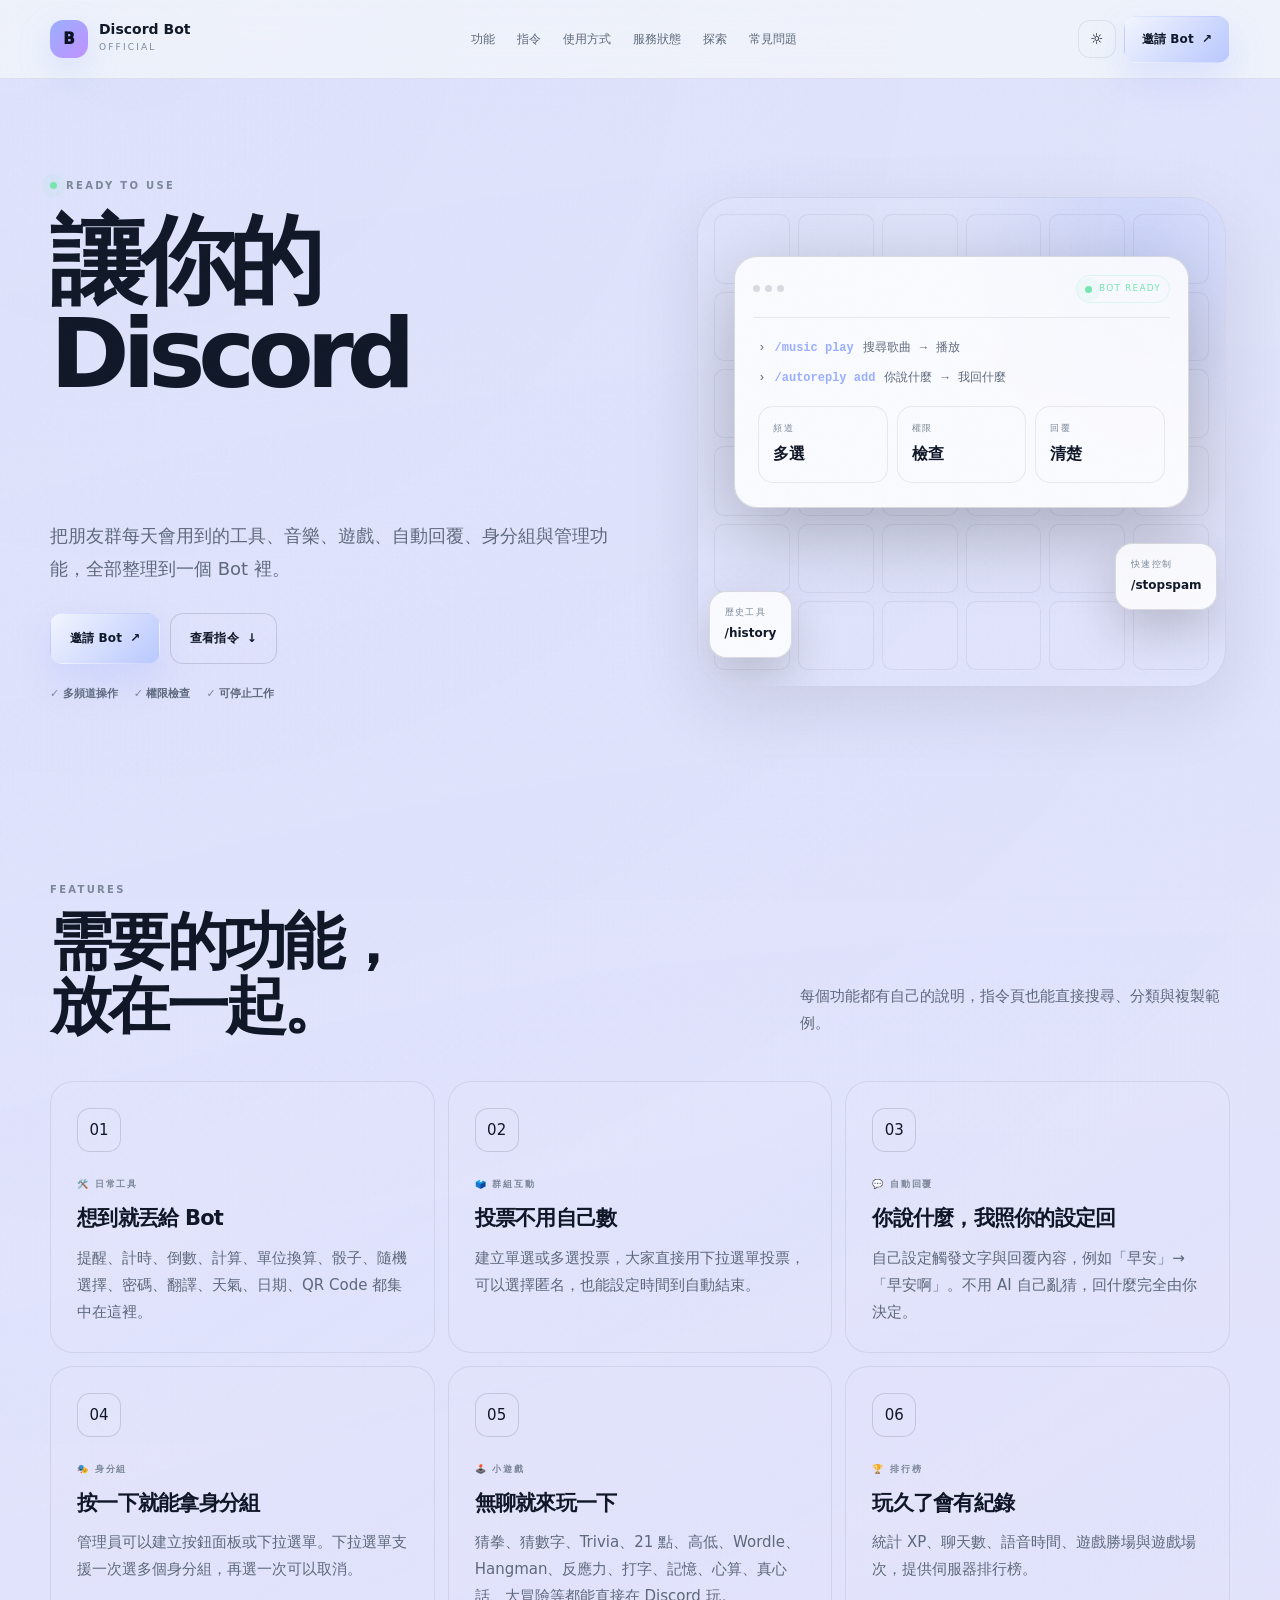
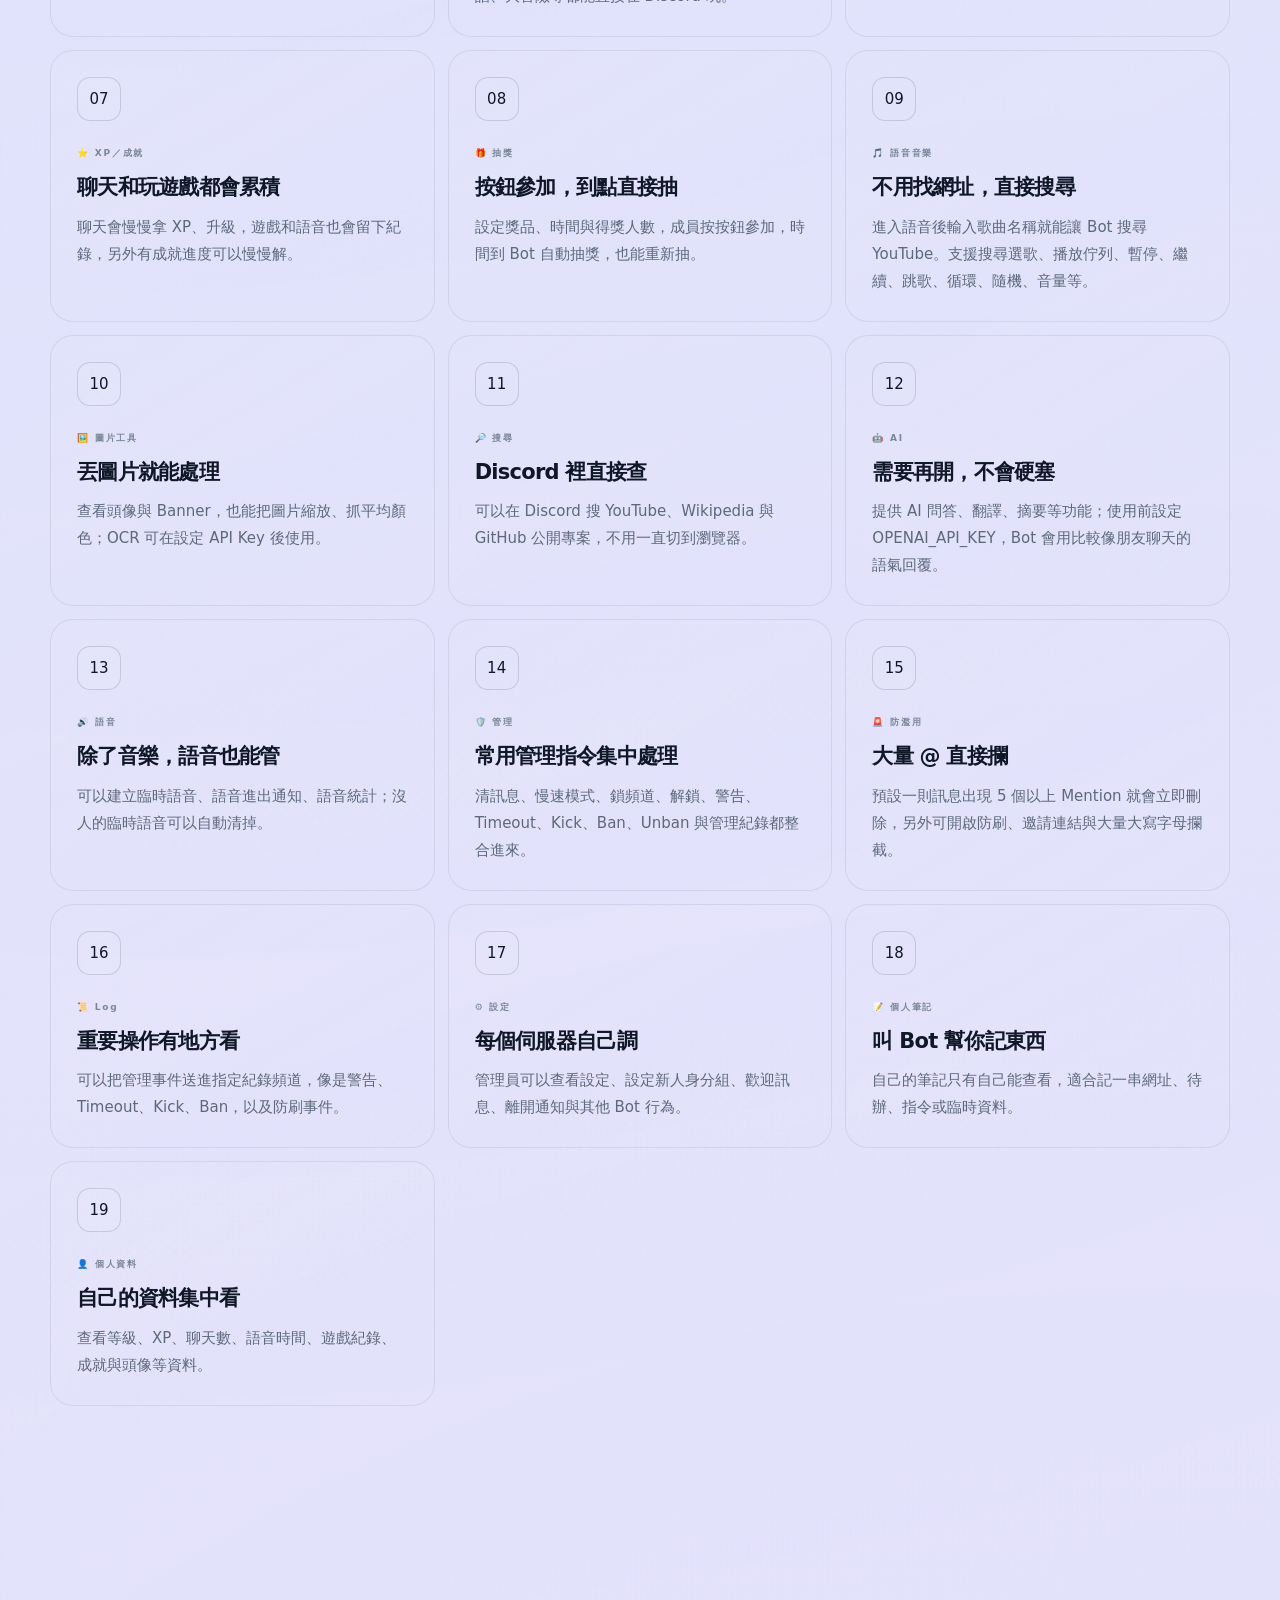
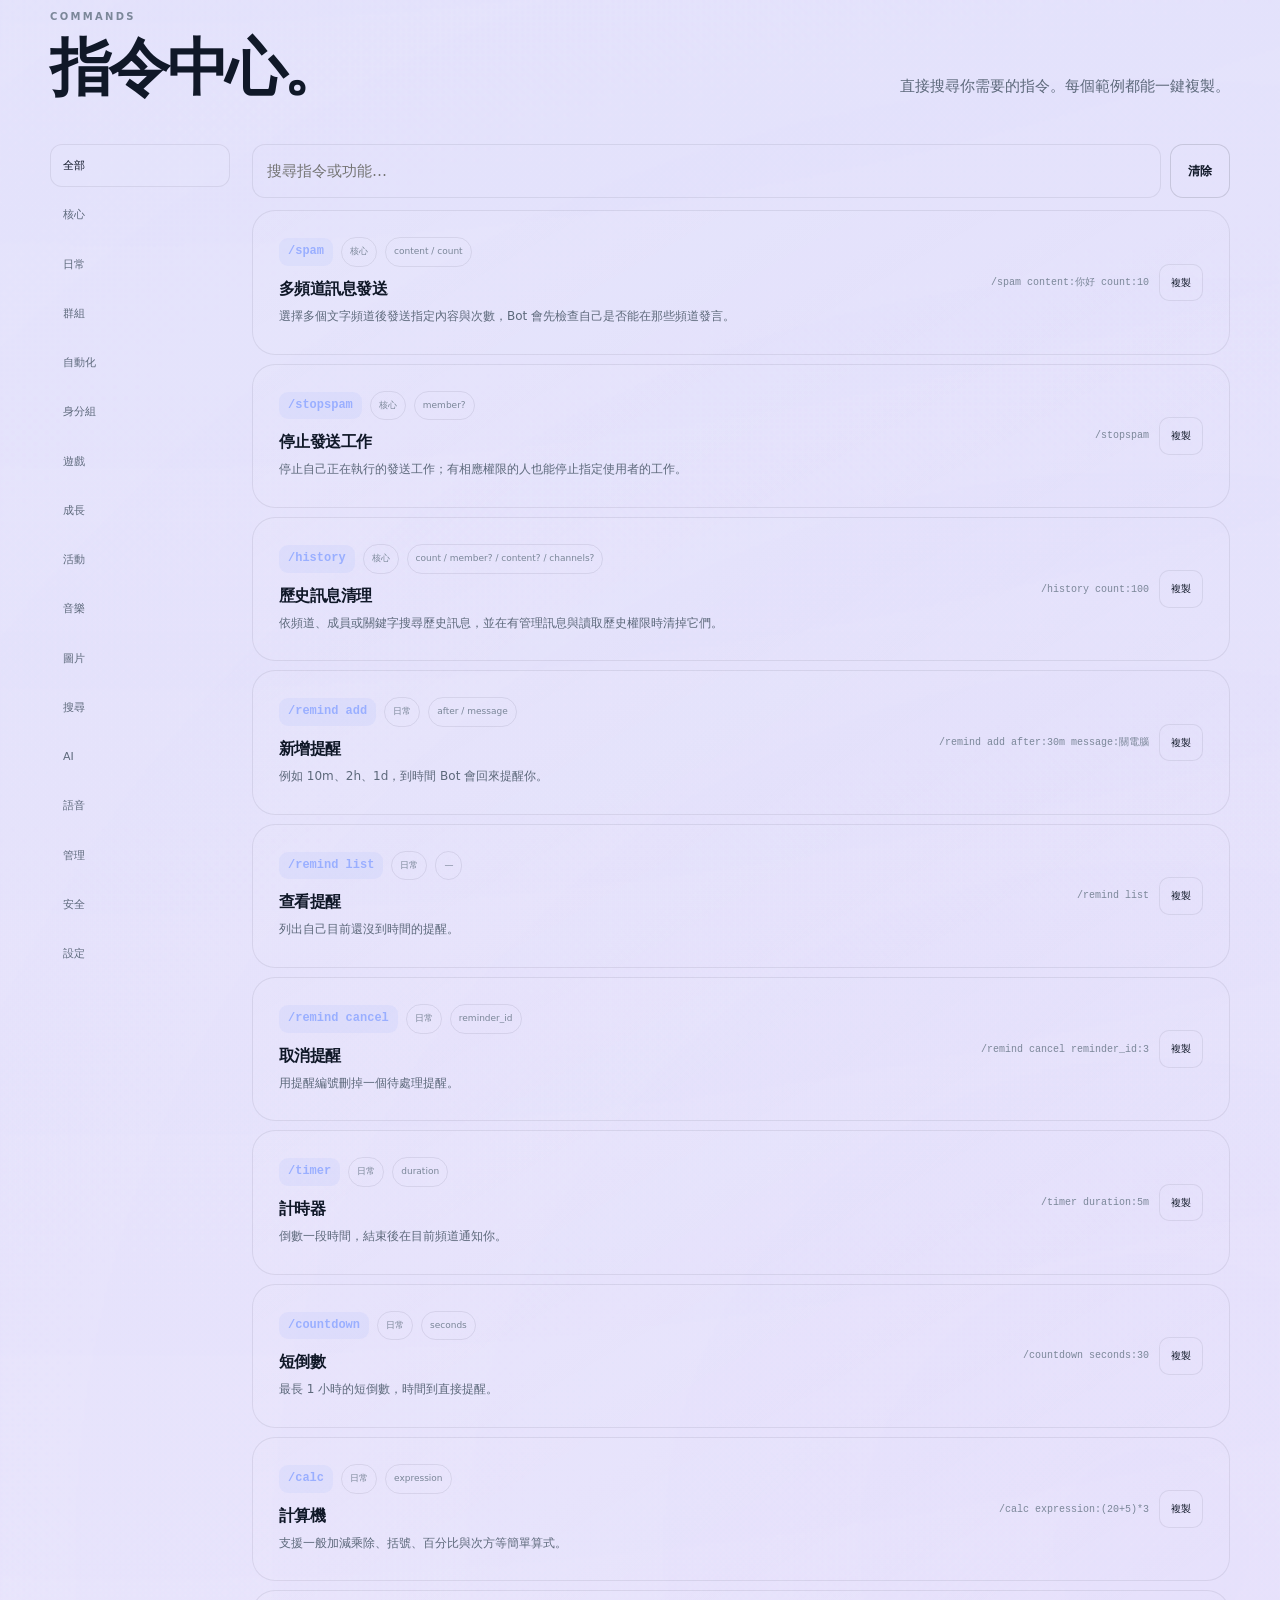
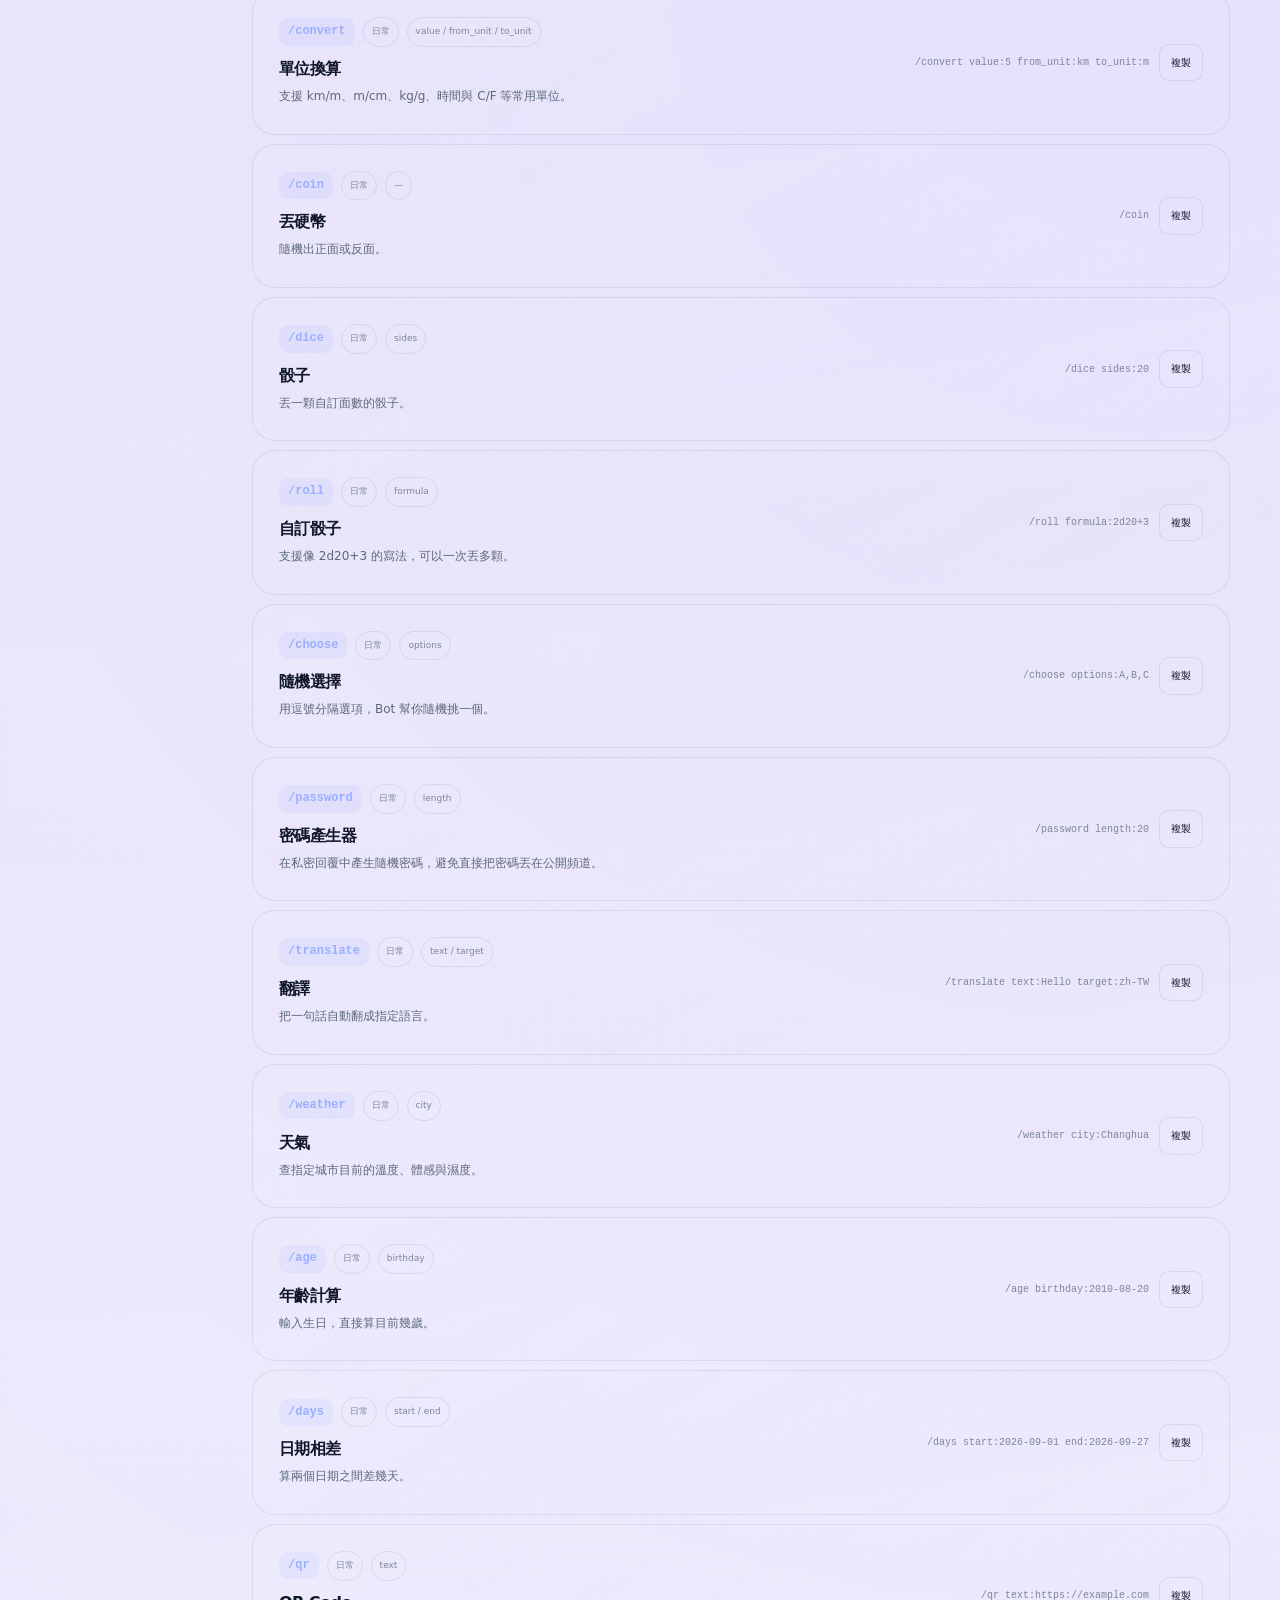
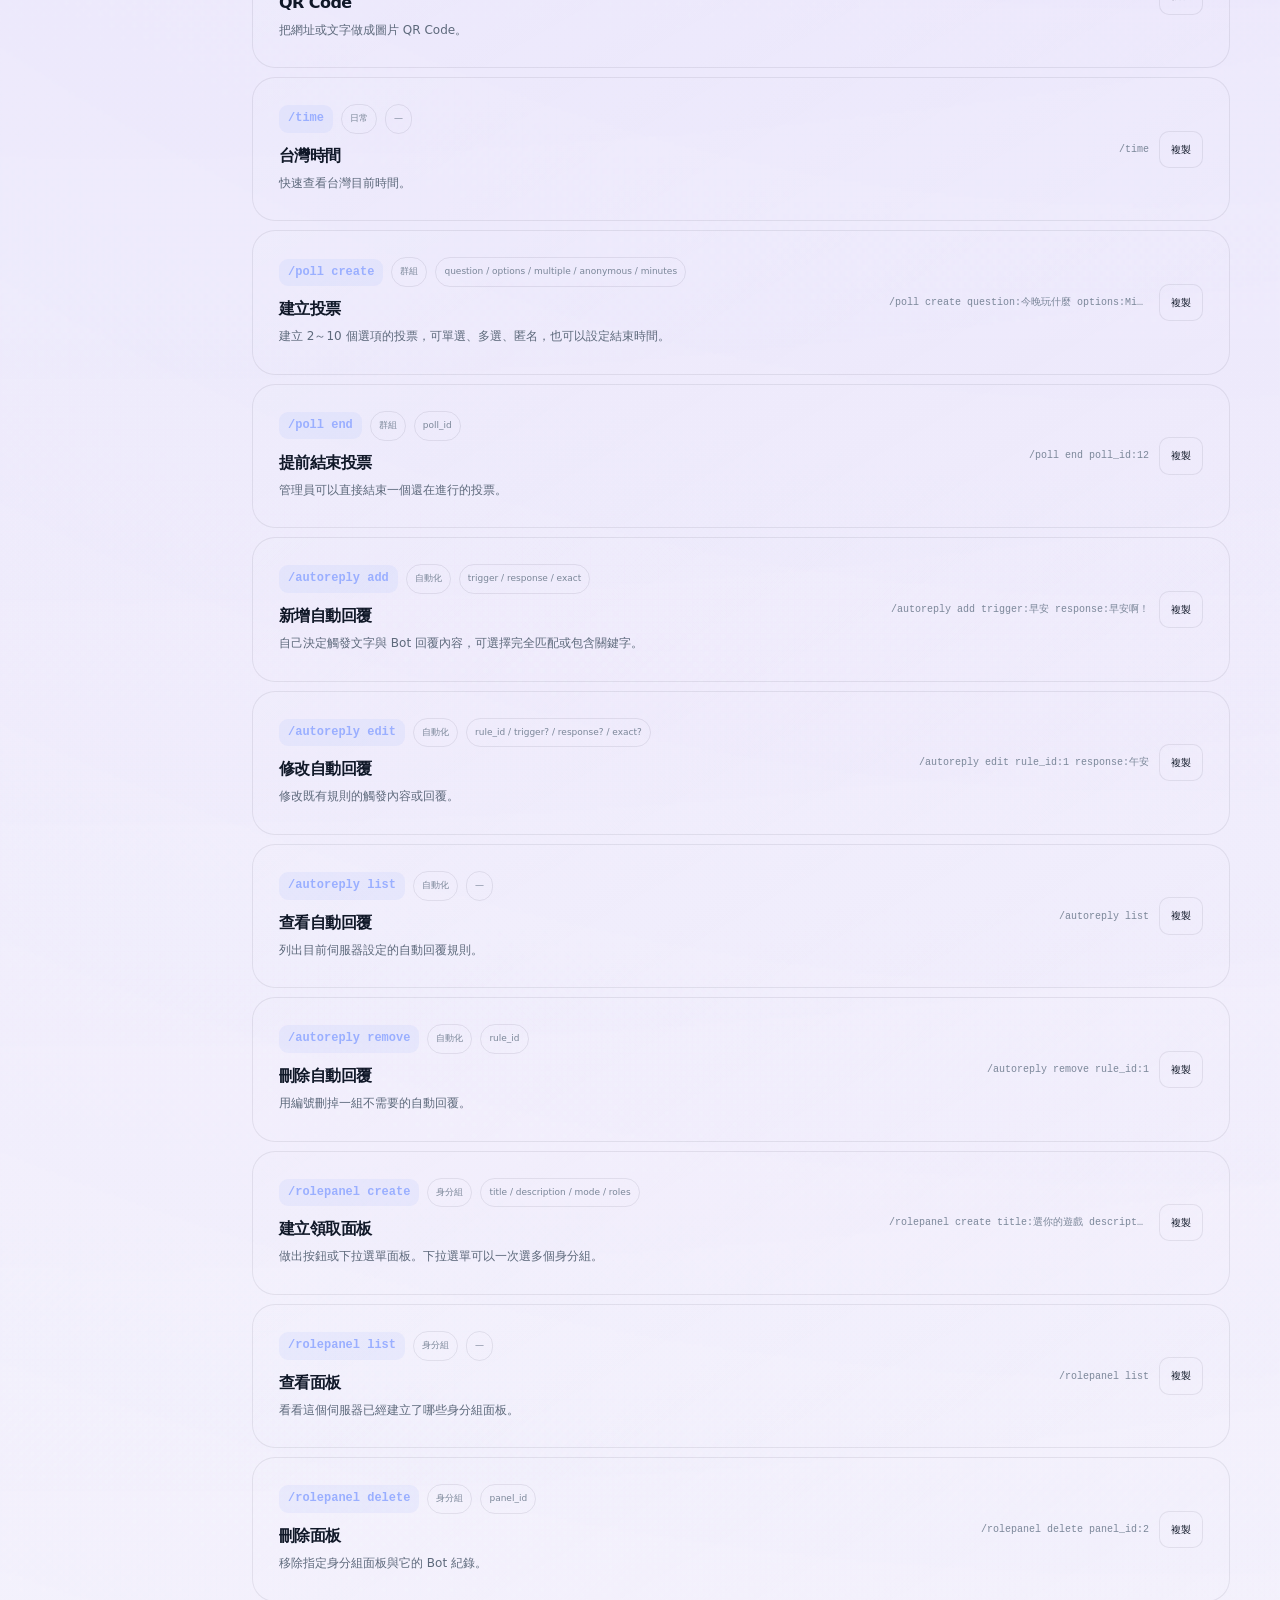
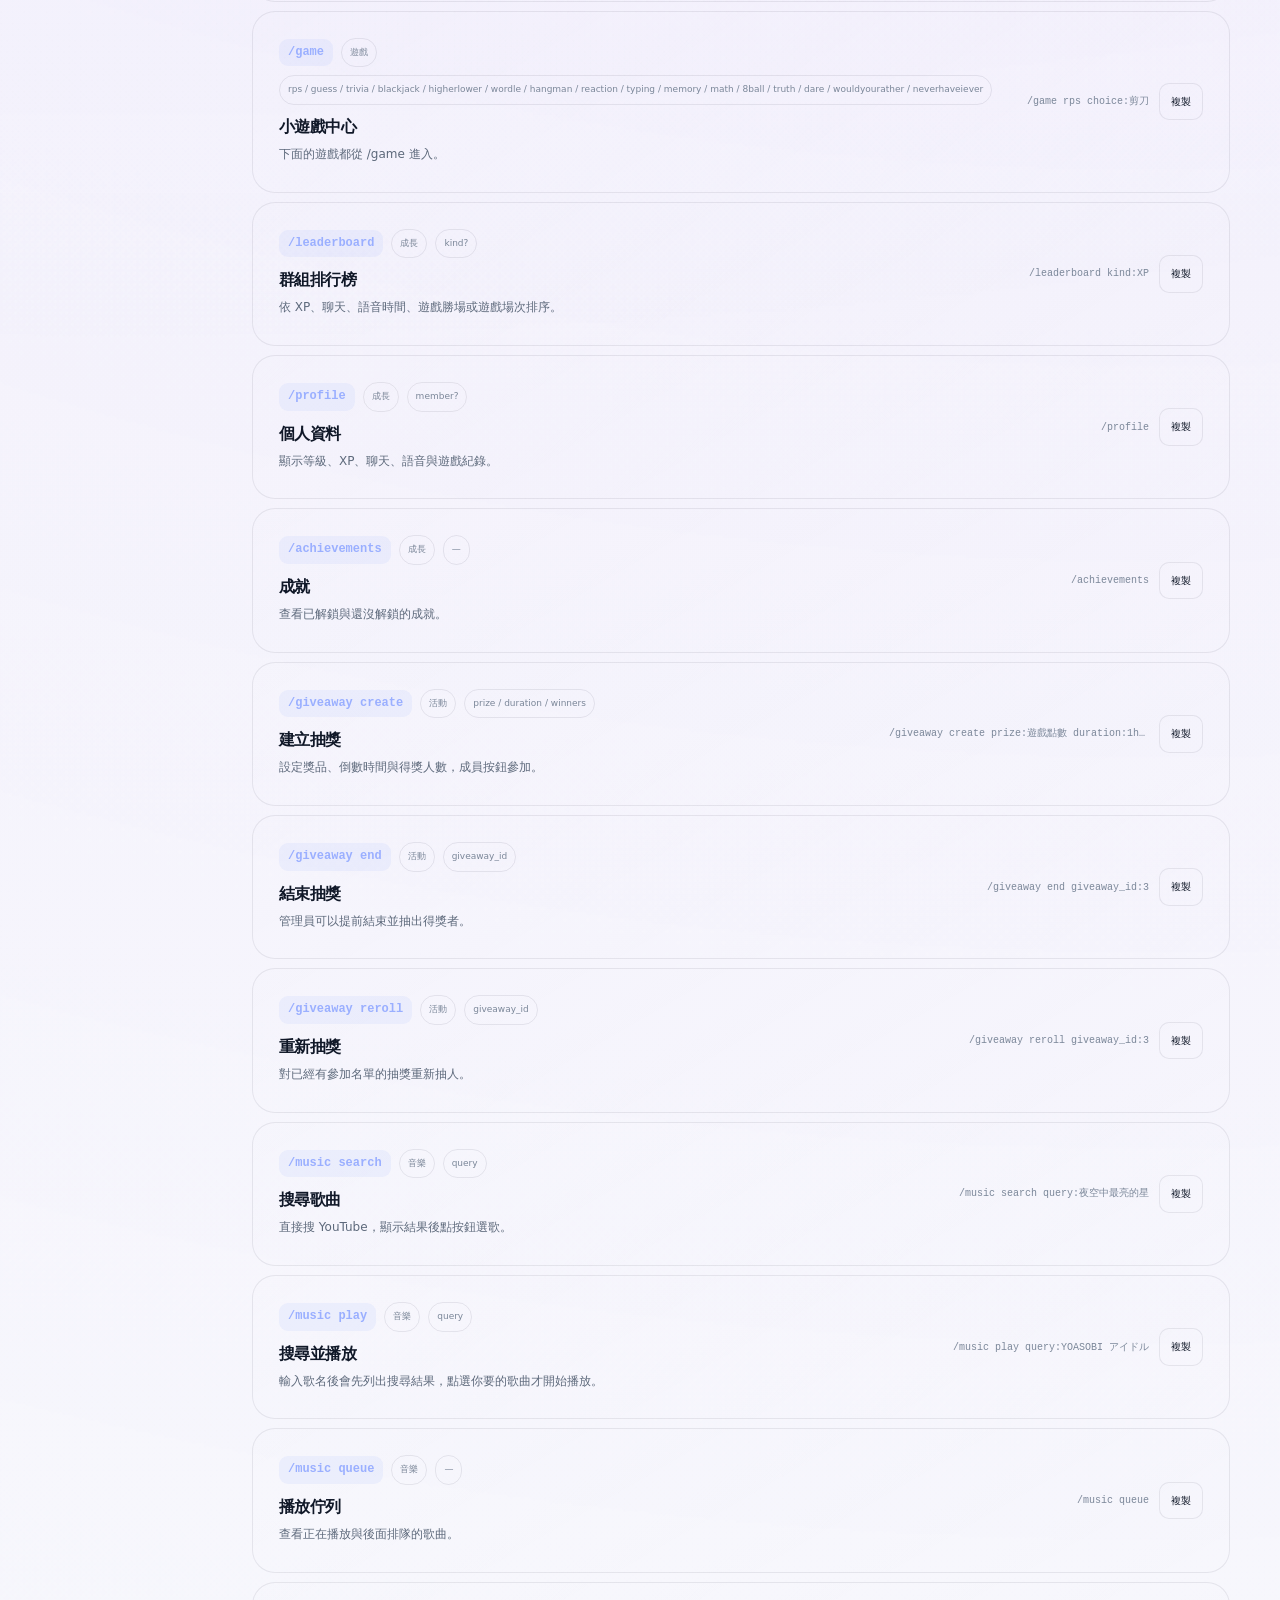
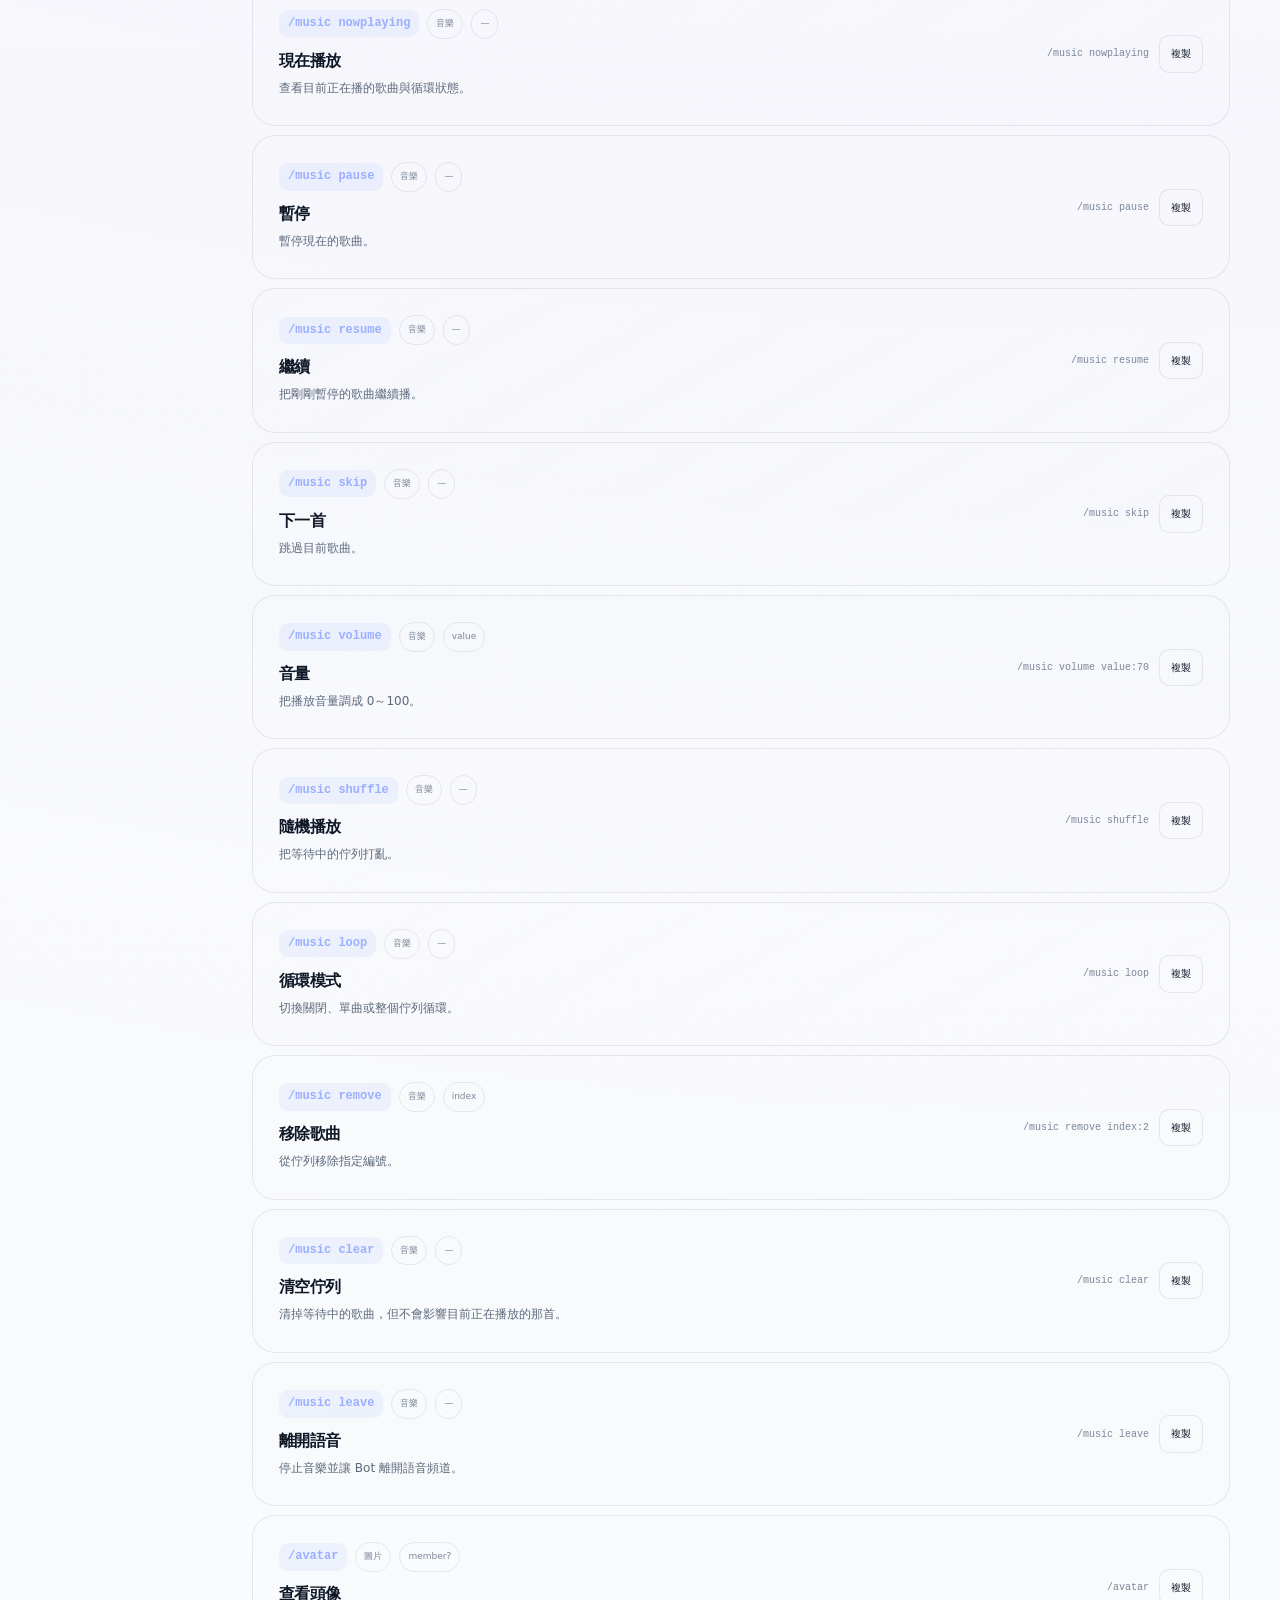
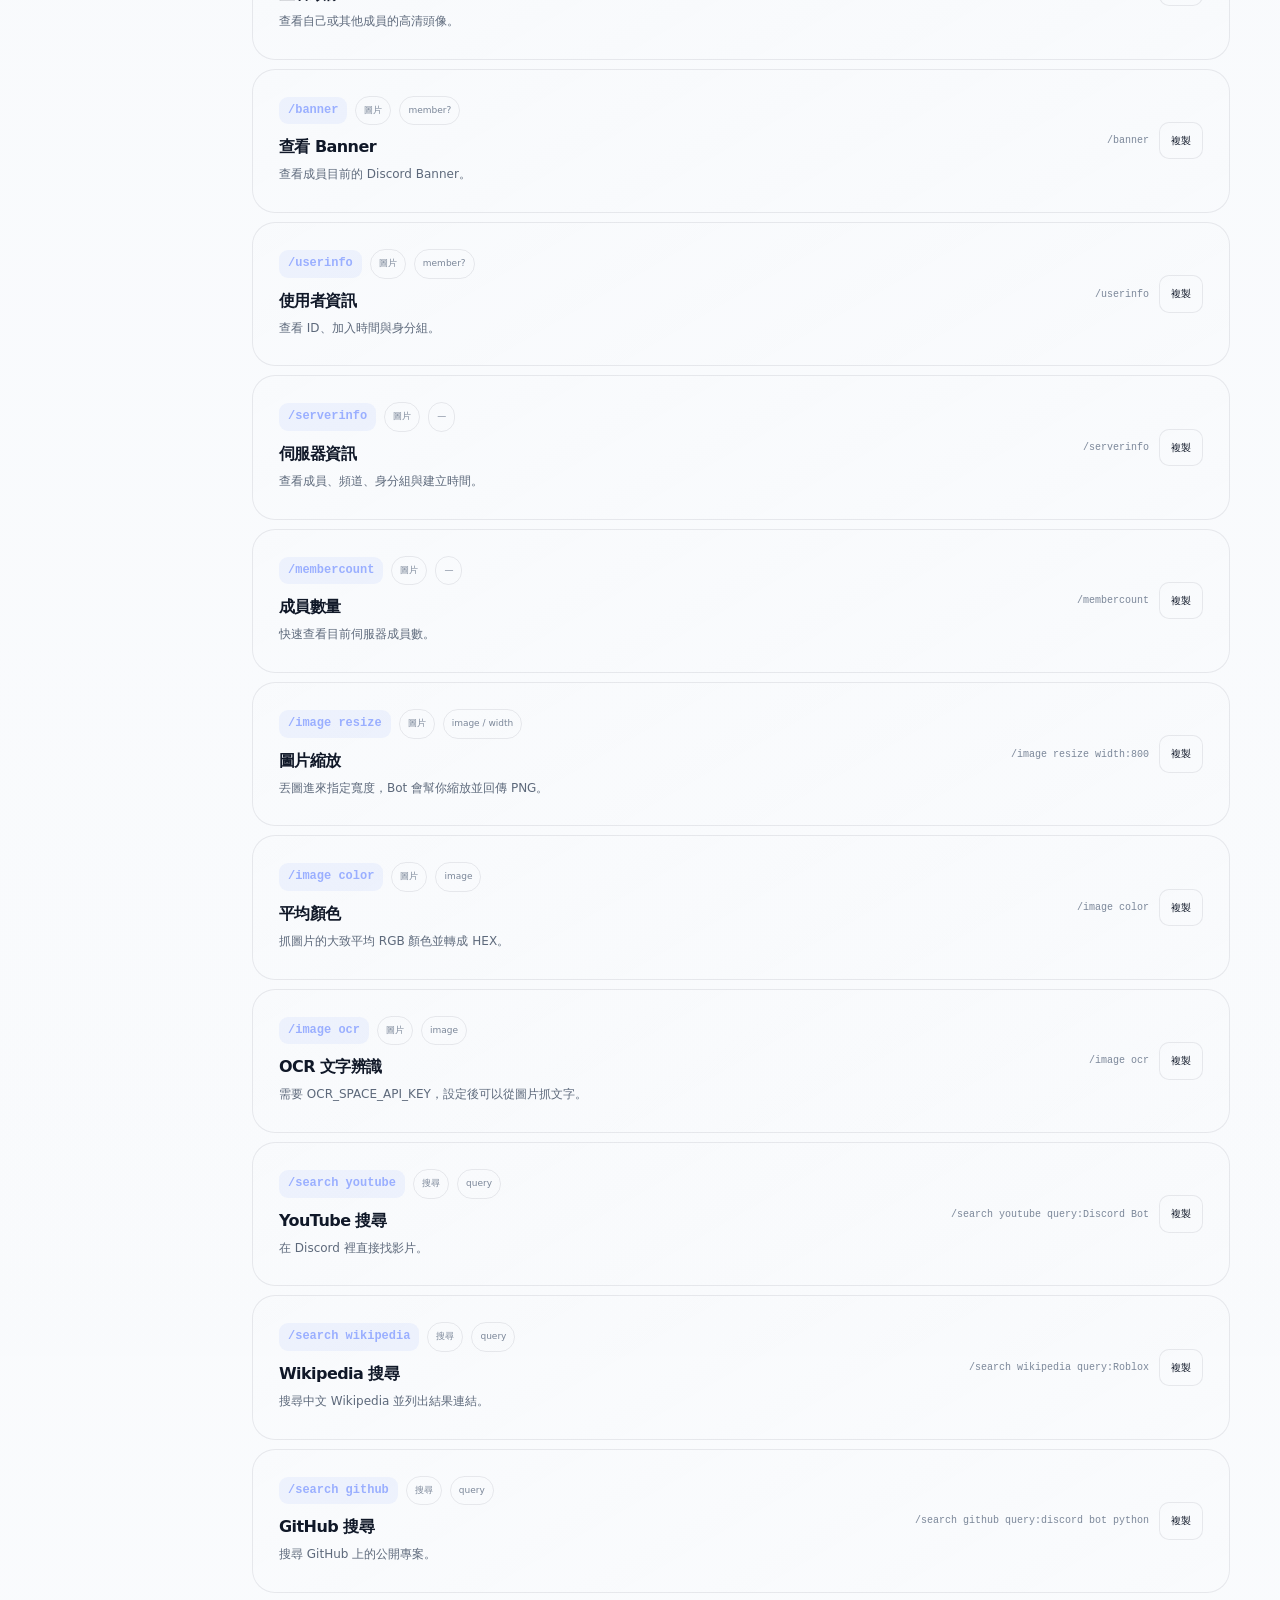
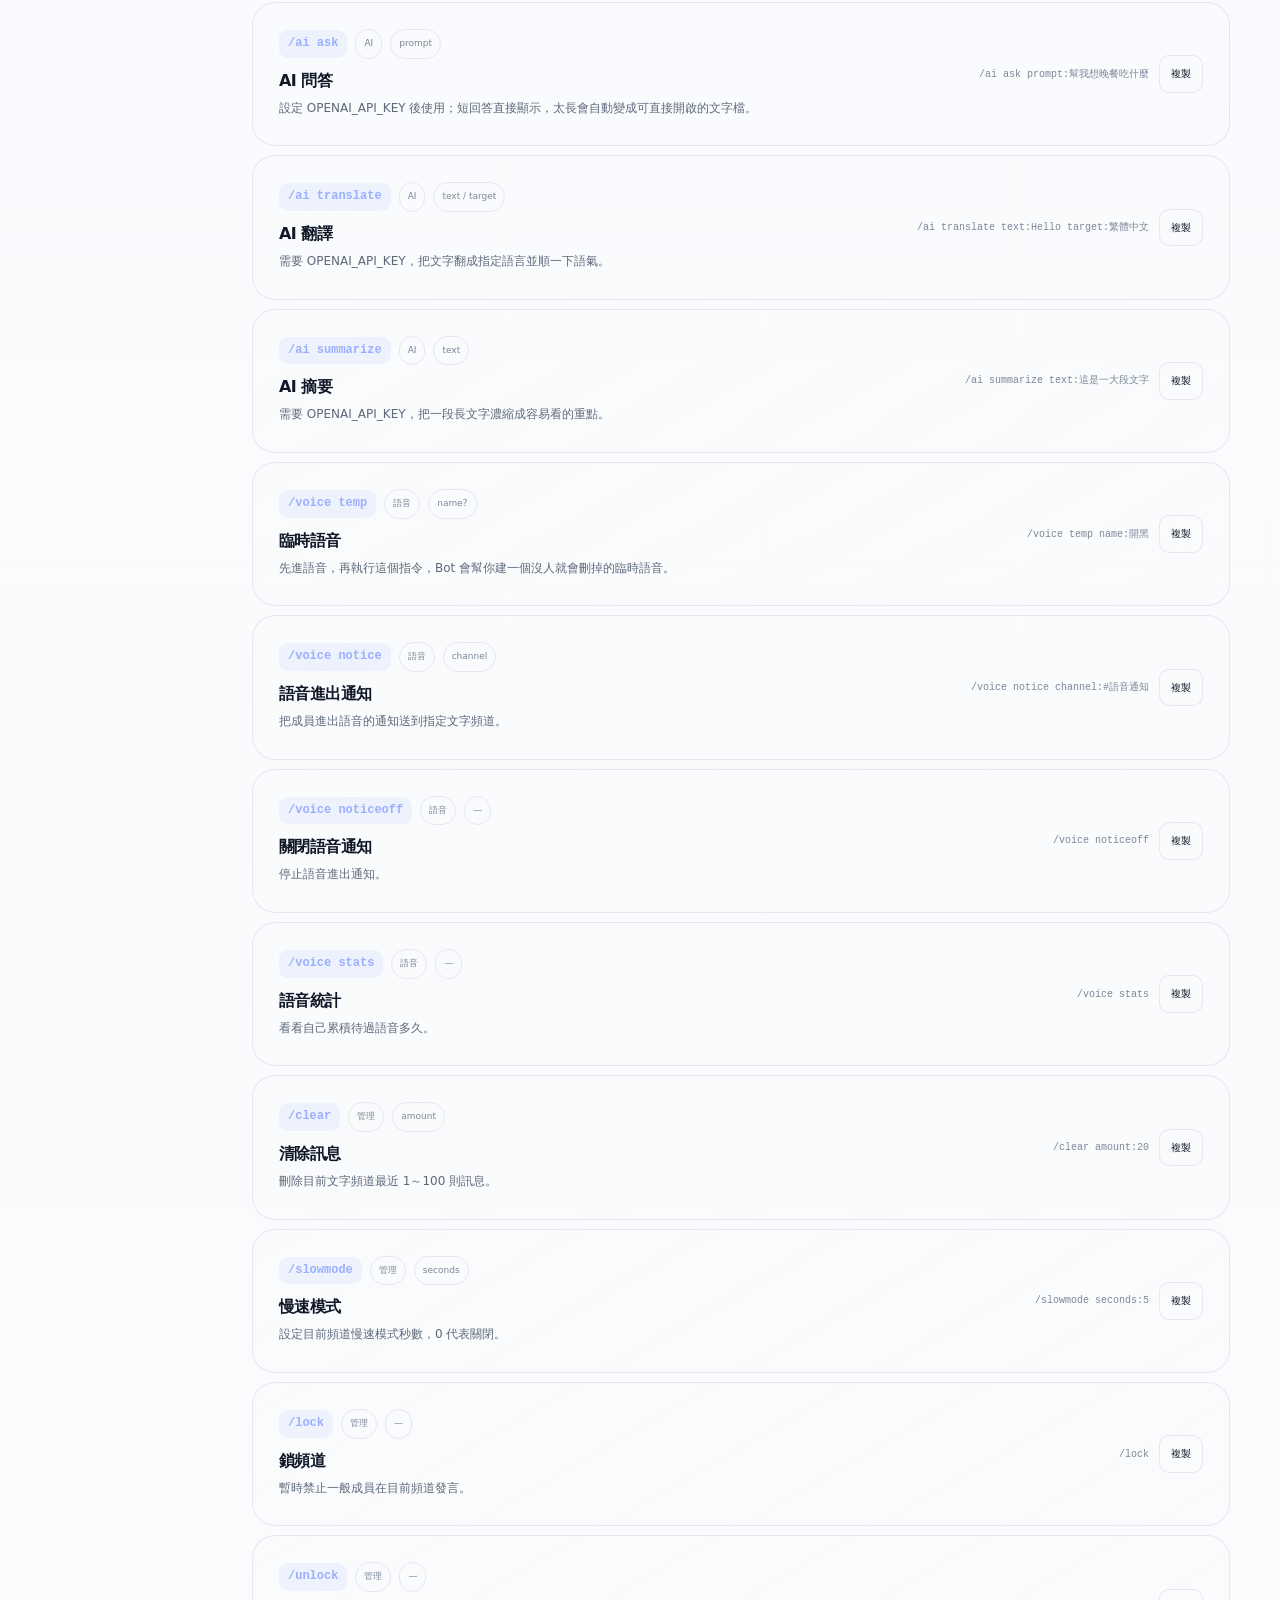
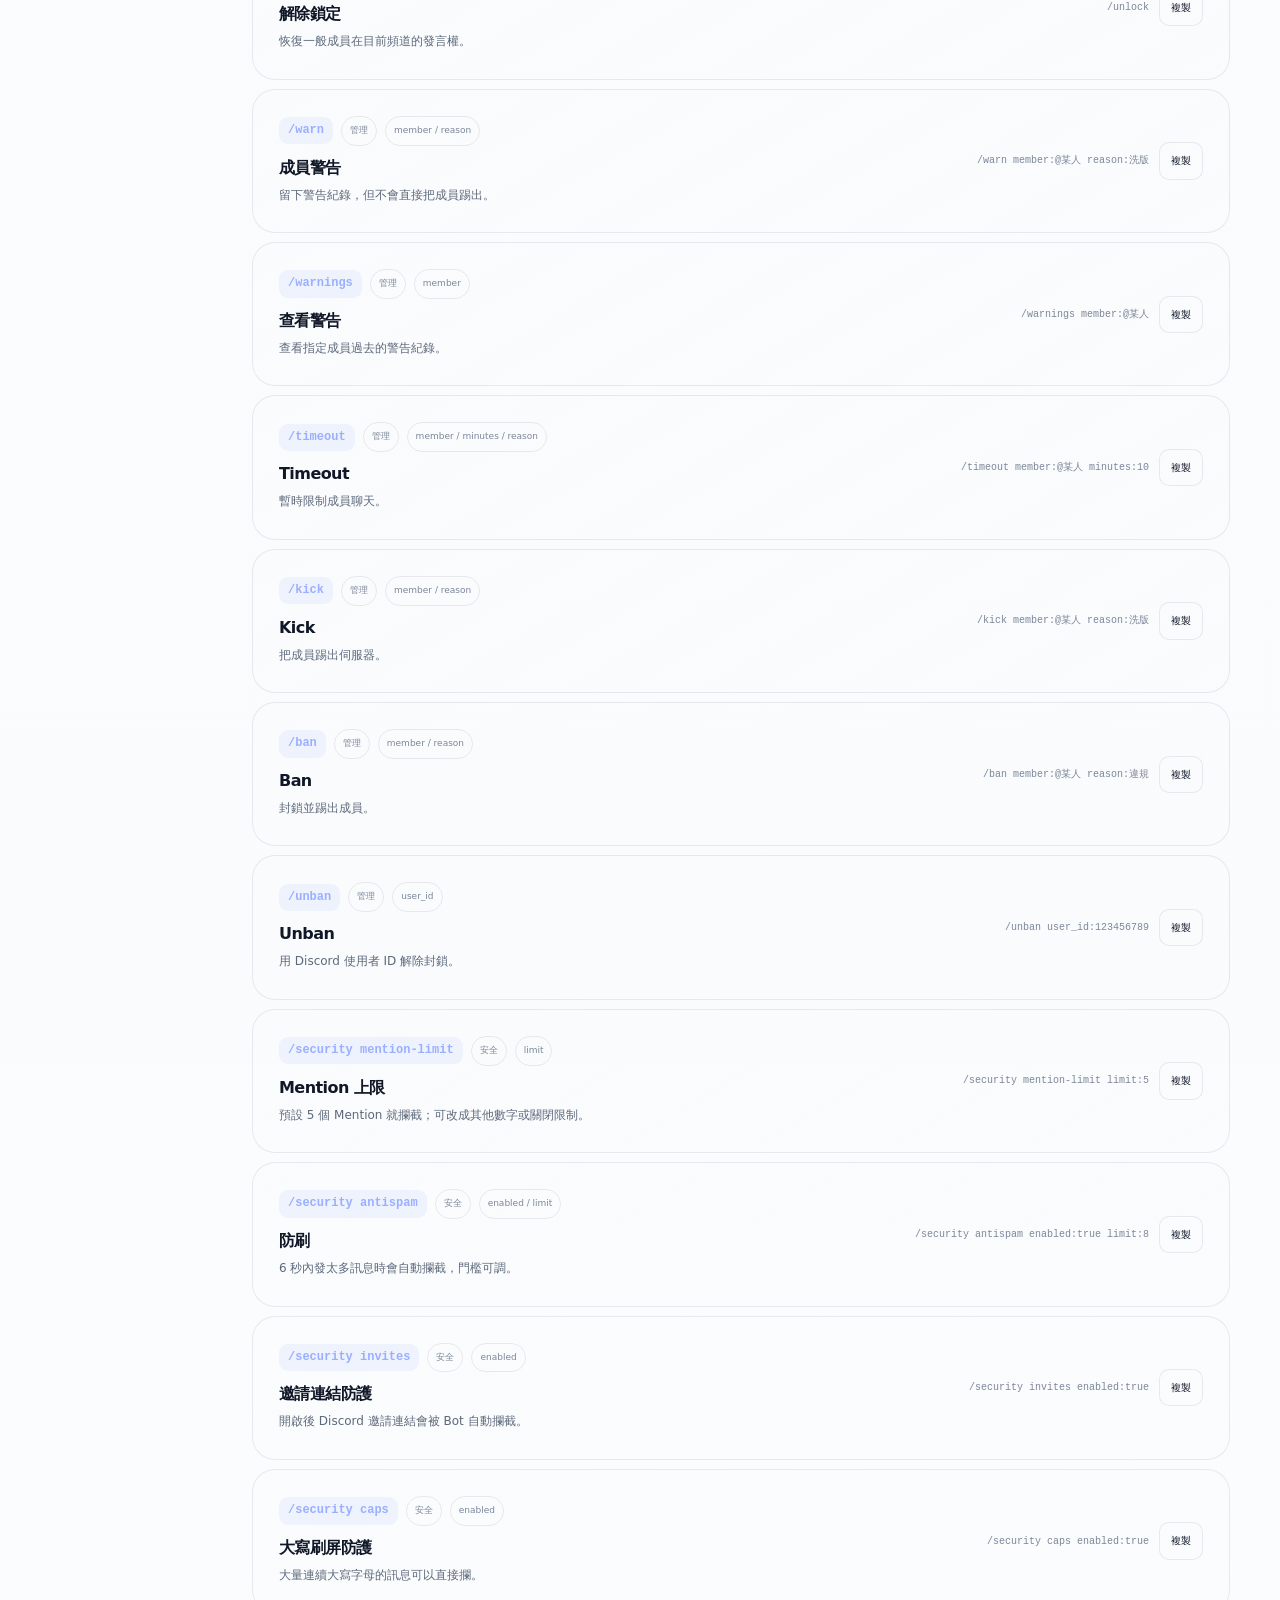
<file: index.html>
<!doctype html>
<html lang="zh-Hant">
<head>
<meta charset="utf-8">
<meta name="viewport" content="width=device-width, initial-scale=1, viewport-fit=cover">
<meta name="theme-color" content="#060811">
<meta name="description" content="Discord Bot 官方網站｜功能、指令、使用方式、服務狀態與常見問題。">
<link rel="icon" href="./favicon.svg" type="image/svg+xml">
<link rel="stylesheet" href="./styles.css?v=20260927-visual3">
<script src="./site-config.js?v=20260927-visual3"></script>
<script src="./commands.js?v=20260927-visual3"></script>
<title>Discord Bot — Official</title>
</head>
<body>
<noscript><div class="noscript">這個網站需要啟用 JavaScript 才能使用互動功能。</div></noscript>

<header class="site-header">
  <div class="container nav">
    <a href="#home" class="brand" aria-label="回到首頁">
      <span class="brand-mark">B</span>
      <span class="brand-copy"><strong data-brand-name>Discord Bot</strong><small>OFFICIAL</small></span>
    </a>
    <nav class="nav-links" id="navLinks" aria-label="主要導覽">
      <a href="#features">功能</a>
      <a href="#commands">指令</a>
      <a href="#guide">使用方式</a>
      <a href="#status">服務狀態</a>
      <a href="#explore">探索</a>
      <a href="#faq">常見問題</a>
    </nav>
    <div class="nav-actions">
      <button class="icon-btn" id="themeBtn" type="button" aria-label="切換深色與淺色模式">◐</button>
      <button class="icon-btn menu-btn" id="menuBtn" type="button" aria-label="開啟導覽選單" aria-expanded="false">☰</button>
      <a class="btn btn-primary invite-link" href="#">邀請 Bot <span>↗</span></a>
    </div>
  </div>
</header>

<main>
<section class="hero" id="home">
  <div class="container hero-grid">
    <div class="hero-copy reveal">
      <div class="eyebrow"><span class="pulse"></span><span id="heroState">READY TO USE</span></div>
      <h1>讓你的 Discord<br><em>更順手。</em></h1>
      <p class="hero-lead">把朋友群每天會用到的工具、音樂、遊戲、自動回覆、身分組與管理功能，全部整理到一個 Bot 裡。</p>
      <div class="hero-actions">
        <a class="btn btn-primary btn-large invite-link" href="#">邀請 Bot <span>↗</span></a>
        <a class="btn btn-secondary btn-large" href="#commands">查看指令 <span>↓</span></a>
      </div>
      <div class="hero-note">
        <span>✓ <strong>多頻道操作</strong></span>
        <span>✓ <strong>權限檢查</strong></span>
        <span>✓ <strong>可停止工作</strong></span>
      </div>
    </div>

    <div class="hero-visual reveal">
      <div class="visual-frame">
        <div class="visual-grid" id="visualGrid" aria-hidden="true"></div>
        <div class="console">
          <div class="console-top">
            <div class="window-dots"><i></i><i></i><i></i></div>
            <div class="live-chip"><span class="pulse"></span> BOT READY</div>
          </div>
          <div class="console-body">
            <div class="fake-command"><span>›</span><b>/music play</b><span>搜尋歌曲</span><span>→</span><span>播放</span></div>
            <div class="fake-command" style="margin-top:10px"><span>›</span><b>/autoreply add</b><span>你說什麼</span><span>→</span><span>我回什麼</span></div>
            <div class="metrics">
              <div class="metric"><small>頻道</small><strong>多選</strong></div>
              <div class="metric"><small>權限</small><strong>檢查</strong></div>
              <div class="metric"><small>回覆</small><strong>清楚</strong></div>
            </div>
          </div>
        </div>
        <div class="float-card float-a"><small>快速控制</small><strong>/stopspam</strong></div>
        <div class="float-card float-b"><small>歷史工具</small><strong>/history</strong></div>
      </div>
    </div>
  </div>
</section>

<section class="section" id="features">
  <div class="container">
    <div class="section-head reveal">
      <div><div class="eyebrow">FEATURES</div><h2>需要的功能，<br>放在一起。</h2></div>
      <p>每個功能都有自己的說明，指令頁也能直接搜尋、分類與複製範例。</p>
    </div>
    <div class="card-grid" id="featureGrid"></div>
  </div>
</section>

<section class="section alt" id="commands">
  <div class="container">
    <div class="section-head reveal">
      <div><div class="eyebrow">COMMANDS</div><h2>指令中心。</h2></div>
      <p>直接搜尋你需要的指令。每個範例都能一鍵複製。</p>
    </div>
    <div class="command-layout">
      <aside class="filter-stack reveal" aria-label="指令分類">
        <button class="filter active" type="button" data-filter="all">全部</button>
        <button class="filter" type="button" data-filter="核心">核心</button>
        <button class="filter" type="button" data-filter="日常">日常</button>
        <button class="filter" type="button" data-filter="群組">群組</button>
        <button class="filter" type="button" data-filter="自動化">自動化</button>
        <button class="filter" type="button" data-filter="身分組">身分組</button>
        <button class="filter" type="button" data-filter="遊戲">遊戲</button>
        <button class="filter" type="button" data-filter="成長">成長</button>
        <button class="filter" type="button" data-filter="活動">活動</button>
        <button class="filter" type="button" data-filter="音樂">音樂</button>
        <button class="filter" type="button" data-filter="圖片">圖片</button>
        <button class="filter" type="button" data-filter="搜尋">搜尋</button>
        <button class="filter" type="button" data-filter="AI">AI</button>
        <button class="filter" type="button" data-filter="語音">語音</button>
        <button class="filter" type="button" data-filter="管理">管理</button>
        <button class="filter" type="button" data-filter="安全">安全</button>
        <button class="filter" type="button" data-filter="設定">設定</button>
      </aside>
      <div>
        <div class="command-tools reveal">
          <input id="commandSearch" class="search" type="search" placeholder="搜尋指令或功能…" autocomplete="off">
          <button class="btn btn-secondary" id="clearSearch" type="button">清除</button>
        </div>
        <div class="command-list" id="commandList"></div>
      </div>
    </div>
  </div>
</section>

<section class="section" id="guide">
  <div class="container">
    <div class="section-head reveal">
      <div><div class="eyebrow">HOW IT WORKS</div><h2>三步，<br>開始使用。</h2></div>
      <p>不用學一套複雜介面。把 Bot 加進伺服器後，直接使用 Discord 的斜線指令。</p>
    </div>
    <div class="steps">
      <article class="surface step interactive reveal"><div class="step-number">01</div><h3>邀請 Bot</h3><p>從官方邀請按鈕進入 Discord 授權流程，加入需要使用的伺服器。</p></article>
      <article class="surface step interactive reveal"><div class="step-number">02</div><h3>確認權限</h3><p>讓 Bot 可以查看與發送訊息；需要歷史清理時，再確認管理訊息與讀取歷史權限。</p></article>
      <article class="surface step interactive reveal"><div class="step-number">03</div><h3>輸入指令</h3><p>在 Discord 輸入 /，選擇指令與參數，就能開始對應的工作。</p></article>
    </div>
  </div>
</section>

<section class="section alt" id="status">
  <div class="container">
    <div class="section-head reveal">
      <div><div class="eyebrow">SERVICE STATUS</div><h2>服務狀態。</h2></div>
      <p>這裡只顯示與使用者有關的服務狀態。沒有即時資料時，不會假裝顯示在線。</p>
    </div>
    <div class="status-panel interactive reveal">
      <div class="status-top">
        <div class="status-left"><span id="statusDot" class="status-dot-large"></span><div><small>目前狀態</small><strong id="statusTitle">尚未連線</strong><span id="statusDetail">目前沒有公開的即時狀態資料。</span></div></div>
        <span id="lastUpdate" class="status-time">—</span>
      </div>
      <div class="status-reassurance">
        <span>服務狀態透明</span><span>不顯示虛假的 Online</span><span id="heroStatus">Unknown</span>
      </div>
    </div>
  </div>
</section>

<section class="section" id="updates">
  <div class="container">
    <div class="section-head reveal">
      <div><div class="eyebrow">WHAT'S NEW</div><h2>最近更新。</h2></div>
      <p>只放使用者會感受到的更新，不塞開發流程與內部技術紀錄。</p>
    </div>
    <div class="timeline">
      <article class="surface update-card interactive reveal"><span class="update-date">2026 / 09 / 27</span><div><strong>官方網站全面整理</strong><p>重新設計首頁、指令中心、服務狀態與使用說明。</p></div><span class="badge">網站</span></article>
      <article class="surface update-card interactive reveal"><span class="update-date">現在</span><div><strong>指令說明同步</strong><p>首頁以目前 Bot 實際可用的 /spam、/stopspam、/history 為準。</p></div><span class="badge">指令</span></article>
    </div>
  </div>
</section>

<section class="section" id="explore">
  <div class="container">
    <div class="section-head reveal">
      <div><div class="eyebrow">DETAIL GALLERY</div><h2>慢慢逛，<br>這裡有很多東西。</h2></div>
      <p>把網站裡容易被忽略的小細節集中成一個互動展廳。滑過去會放大、發光、傾斜，也可以用分類和搜尋找到不同內容。</p>
    </div>
    <div class="gallery-tools reveal">
      <div class="gallery-filters" id="galleryFilters">
        <button class="filter active" type="button" data-gallery-filter="all">全部 <span id="galleryTotal"></span></button>
        <button class="filter" type="button" data-gallery-filter="commands">指令</button>
        <button class="filter" type="button" data-gallery-filter="usage">使用</button>
        <button class="filter" type="button" data-gallery-filter="visual">視覺</button>
        <button class="filter" type="button" data-gallery-filter="interaction">互動</button>
        <button class="filter" type="button" data-gallery-filter="tips">提示</button>
      </div>
      <input class="search" id="gallerySearch" type="search" placeholder="搜尋 120+ 個細節…" autocomplete="off">
    </div>
    <div class="gallery-grid" id="galleryGrid"></div>
  </div>
</section>

<section class="section alt" id="faq">
  <div class="container">
    <div class="section-head reveal">
      <div><div class="eyebrow">FAQ</div><h2>常見問題。</h2></div>
      <p>第一次使用時最常遇到的問題，都集中在這裡。</p>
    </div>
    <div class="faq reveal">
      <details><summary>需要建立網站帳號嗎？</summary><p>不需要。這個網站沒有要求使用者註冊或登入。</p></details>
      <details><summary>為什麼 /spam 需要權限？</summary><p>因為 Bot 必須在你選擇的頻道查看頻道內容並發送訊息；實際可用範圍也會受到 Discord 伺服器權限影響。</p></details>
      <details><summary>使用 /history 需要什麼？</summary><p>執行歷史訊息清理時，需要相應的讀取歷史與管理訊息權限。</p></details>
      <details><summary>可以停止正在執行的發送嗎？</summary><p>可以。使用 /stopspam 可以停止自己的進行中工作；具備相應權限時，也可以協助停止其他工作。</p></details>
    </div>
  </div>
</section>

<section class="section" id="support">
  <div class="container">
    <div class="cta reveal">
      <div><div class="eyebrow">READY WHEN YOU ARE</div><h2>現在就把 Bot<br>加進伺服器。</h2><p>從邀請開始，接著直接在 Discord 使用斜線指令。</p></div>
      <div class="hero-actions"><a class="btn btn-primary btn-large invite-link" href="#">邀請 Bot <span>↗</span></a><a class="btn btn-secondary btn-large support-link" href="#">取得支援 <span>→</span></a></div>
    </div>
  </div>
</section>
</main>

<footer>
  <div class="container footer-row">
    <div>© <span id="year"></span> <span data-brand-name>Discord Bot</span></div>
    <div class="footer-links"><a href="./privacy.html?v=20260927-legal2">Privacy</a><a href="./terms.html?v=20260927-legal2">Terms</a></div>
  </div>
</footer>
<script src="./app.js?v=20260927-final4"></script>
</body>
</html>
</file>
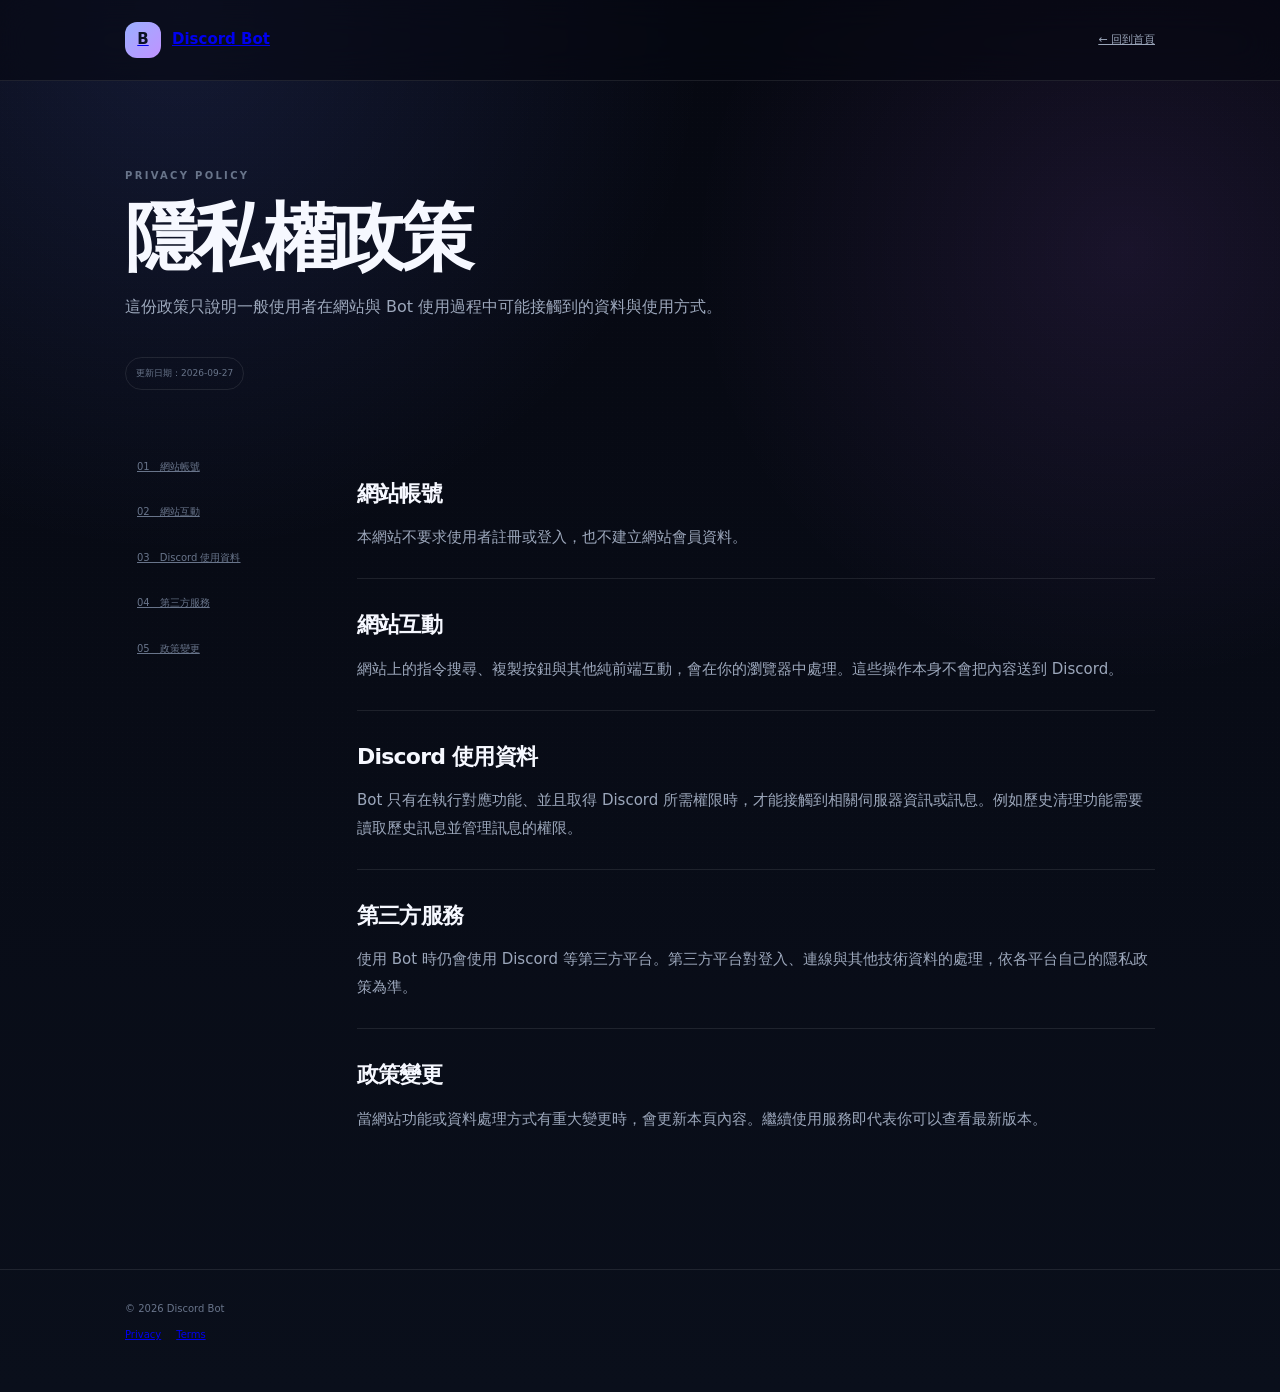
<file: privacy.html>
<!doctype html><html lang="zh-Hant"><head><meta charset="utf-8"><meta name="viewport" content="width=device-width,initial-scale=1"><link rel="icon" href="./favicon.svg" type="image/svg+xml"><title>隱私權政策 — Discord Bot</title><style>
:root{--bg:#060811;--text:#f6f8ff;--muted:#9ca7bb;--subtle:#68748a;--line:rgba(255,255,255,.09);--accent:#9aafff;--accent2:#c092ff;--surface:rgba(16,22,36,.72)}
*{box-sizing:border-box}html{scroll-behavior:smooth}body{margin:0;min-height:100vh;color:var(--text);font:500 15px/1.85 Inter,ui-sans-serif,system-ui,-apple-system,BlinkMacSystemFont,"Segoe UI","Noto Sans TC",sans-serif;background:radial-gradient(circle at 14% 2%,rgba(101,128,255,.14),transparent 30%),radial-gradient(circle at 88% 18%,rgba(190,110,255,.1),transparent 27%),linear-gradient(180deg,var(--bg),#0a0f1b)}body:before{content:"";position:fixed;inset:0;pointer-events:none;opacity:.025;background-image:radial-gradient(rgba(255,255,255,.65) .6px,transparent .6px);background-size:5px 5px}.container{width:min(1030px,calc(100% - 32px));margin:auto}.legal-header{padding:22px 0;border-bottom:1px solid var(--line);background:rgba(6,8,17,.6);backdrop-filter:blur(18px);position:sticky;top:0;z-index:10}.top{display:flex;align-items:center;justify-content:space-between;gap:14px}.brand{display:flex;align-items:center;gap:11px;font-weight:850}.mark{width:36px;height:36px;border-radius:12px;display:grid;place-items:center;background:linear-gradient(135deg,var(--accent),var(--accent2));color:#0b1123}.back{color:var(--muted);font-size:11px}.back:hover{color:#fff}.legal-main{padding:86px 0 110px}.eyebrow{color:var(--subtle);font-size:10px;letter-spacing:.23em;font-weight:900}.legal-title{font-size:clamp(46px,7vw,74px);line-height:1;letter-spacing:-.07em;margin:14px 0 18px}.intro{max-width:740px;color:var(--muted);font-size:16px}.updated{display:inline-flex;padding:7px 10px;border:1px solid var(--line);border-radius:999px;color:var(--subtle);font-size:9px;margin-top:20px}.legal-layout{display:grid;grid-template-columns:190px 1fr;gap:42px;margin-top:58px}.toc{position:sticky;top:108px;height:max-content;display:grid;gap:7px}.toc a{padding:9px 11px;border:1px solid transparent;border-radius:11px;color:var(--subtle);font-size:10px}.toc a:hover{color:var(--text);border-color:var(--line);background:rgba(255,255,255,.03)}.block{padding:26px 0;border-top:1px solid var(--line)}.block:first-child{border-top:0}.block h2{margin:0 0 10px;font-size:22px;letter-spacing:-.035em}.block p{margin:0;color:var(--muted)}.note{margin-top:16px;padding:15px 17px;border:1px solid var(--line);border-radius:15px;background:rgba(255,255,255,.025);color:var(--muted);font-size:11px}.legal-footer{padding:30px 0 48px;border-top:1px solid var(--line);color:var(--subtle);font-size:10px}.footer-links{display:flex;gap:15px;margin-top:7px}.footer-links a:hover{color:var(--text)}@media(max-width:760px){.legal-main{padding:58px 0 80px}.legal-layout{grid-template-columns:1fr;gap:25px}.toc{position:static;display:flex;overflow:auto}.toc a{white-space:nowrap}.legal-title{font-size:49px}}
</style></head><body>
<header class="legal-header"><div class="container top"><a class="brand" href="./index.html#home"><span class="mark">B</span><span>Discord Bot</span></a><a class="back" href="./index.html#home">← 回到首頁</a></div></header>
<main class="legal-main"><div class="container">
<div class="eyebrow">PRIVACY POLICY</div><h1 class="legal-title">隱私權政策</h1><p class="intro">這份政策只說明一般使用者在網站與 Bot 使用過程中可能接觸到的資料與使用方式。</p><span class="updated">更新日期：2026-09-27</span>
<div class="legal-layout"><nav class="toc"><a href="#s1">01　網站帳號</a><a href="#s2">02　網站互動</a><a href="#s3">03　Discord 使用資料</a><a href="#s4">04　第三方服務</a><a href="#s5">05　政策變更</a></nav><div><section class="block" id="s1"><h2>網站帳號</h2><p>本網站不要求使用者註冊或登入，也不建立網站會員資料。</p></section><section class="block" id="s2"><h2>網站互動</h2><p>網站上的指令搜尋、複製按鈕與其他純前端互動，會在你的瀏覽器中處理。這些操作本身不會把內容送到 Discord。</p></section><section class="block" id="s3"><h2>Discord 使用資料</h2><p>Bot 只有在執行對應功能、並且取得 Discord 所需權限時，才能接觸到相關伺服器資訊或訊息。例如歷史清理功能需要讀取歷史訊息並管理訊息的權限。</p></section><section class="block" id="s4"><h2>第三方服務</h2><p>使用 Bot 時仍會使用 Discord 等第三方平台。第三方平台對登入、連線與其他技術資料的處理，依各平台自己的隱私政策為準。</p></section><section class="block" id="s5"><h2>政策變更</h2><p>當網站功能或資料處理方式有重大變更時，會更新本頁內容。繼續使用服務即代表你可以查看最新版本。</p></section></div></div>
</div></main><footer class="legal-footer"><div class="container">© 2026 Discord Bot<div class="footer-links"><a href="./privacy.html?v=20260927-legal2">Privacy</a><a href="./terms.html?v=20260927-legal2">Terms</a></div></div></footer>
</body></html>
</file>
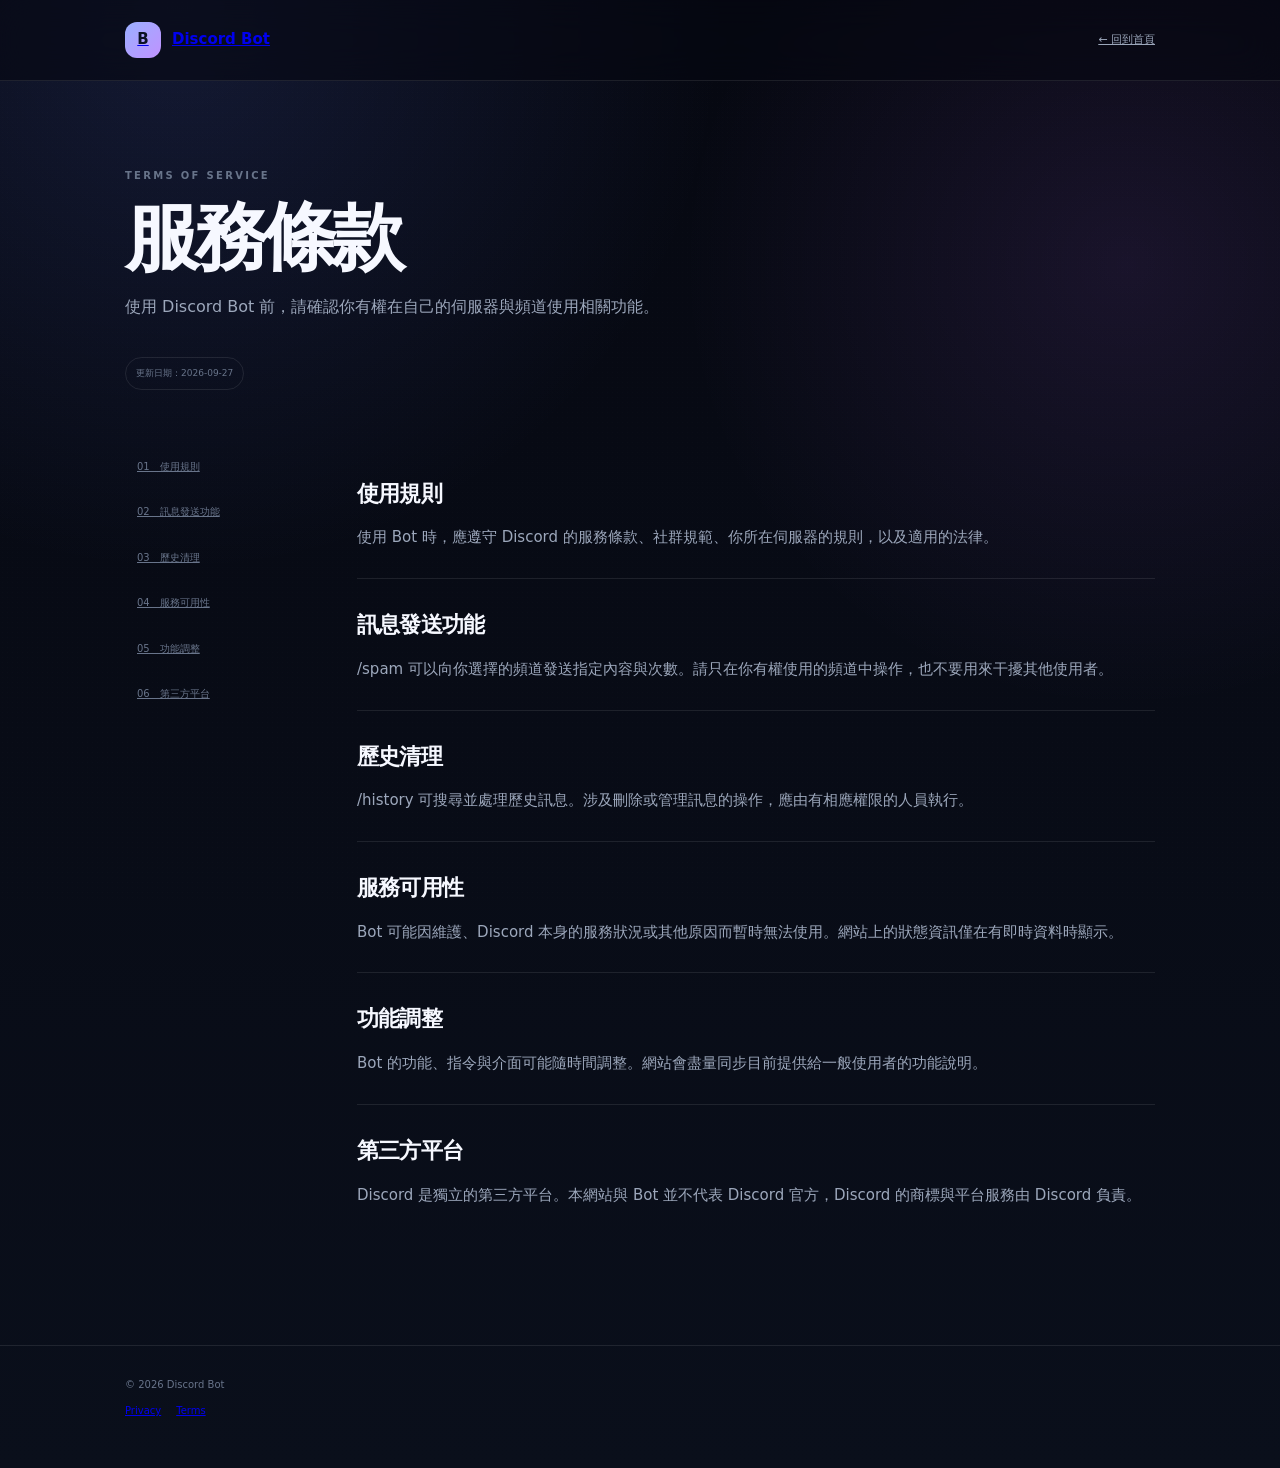
<file: terms.html>
<!doctype html><html lang="zh-Hant"><head><meta charset="utf-8"><meta name="viewport" content="width=device-width,initial-scale=1"><link rel="icon" href="./favicon.svg" type="image/svg+xml"><title>服務條款 — Discord Bot</title><style>
:root{--bg:#060811;--text:#f6f8ff;--muted:#9ca7bb;--subtle:#68748a;--line:rgba(255,255,255,.09);--accent:#9aafff;--accent2:#c092ff;--surface:rgba(16,22,36,.72)}
*{box-sizing:border-box}html{scroll-behavior:smooth}body{margin:0;min-height:100vh;color:var(--text);font:500 15px/1.85 Inter,ui-sans-serif,system-ui,-apple-system,BlinkMacSystemFont,"Segoe UI","Noto Sans TC",sans-serif;background:radial-gradient(circle at 14% 2%,rgba(101,128,255,.14),transparent 30%),radial-gradient(circle at 88% 18%,rgba(190,110,255,.1),transparent 27%),linear-gradient(180deg,var(--bg),#0a0f1b)}body:before{content:"";position:fixed;inset:0;pointer-events:none;opacity:.025;background-image:radial-gradient(rgba(255,255,255,.65) .6px,transparent .6px);background-size:5px 5px}.container{width:min(1030px,calc(100% - 32px));margin:auto}.legal-header{padding:22px 0;border-bottom:1px solid var(--line);background:rgba(6,8,17,.6);backdrop-filter:blur(18px);position:sticky;top:0;z-index:10}.top{display:flex;align-items:center;justify-content:space-between;gap:14px}.brand{display:flex;align-items:center;gap:11px;font-weight:850}.mark{width:36px;height:36px;border-radius:12px;display:grid;place-items:center;background:linear-gradient(135deg,var(--accent),var(--accent2));color:#0b1123}.back{color:var(--muted);font-size:11px}.back:hover{color:#fff}.legal-main{padding:86px 0 110px}.eyebrow{color:var(--subtle);font-size:10px;letter-spacing:.23em;font-weight:900}.legal-title{font-size:clamp(46px,7vw,74px);line-height:1;letter-spacing:-.07em;margin:14px 0 18px}.intro{max-width:740px;color:var(--muted);font-size:16px}.updated{display:inline-flex;padding:7px 10px;border:1px solid var(--line);border-radius:999px;color:var(--subtle);font-size:9px;margin-top:20px}.legal-layout{display:grid;grid-template-columns:190px 1fr;gap:42px;margin-top:58px}.toc{position:sticky;top:108px;height:max-content;display:grid;gap:7px}.toc a{padding:9px 11px;border:1px solid transparent;border-radius:11px;color:var(--subtle);font-size:10px}.toc a:hover{color:var(--text);border-color:var(--line);background:rgba(255,255,255,.03)}.block{padding:26px 0;border-top:1px solid var(--line)}.block:first-child{border-top:0}.block h2{margin:0 0 10px;font-size:22px;letter-spacing:-.035em}.block p{margin:0;color:var(--muted)}.note{margin-top:16px;padding:15px 17px;border:1px solid var(--line);border-radius:15px;background:rgba(255,255,255,.025);color:var(--muted);font-size:11px}.legal-footer{padding:30px 0 48px;border-top:1px solid var(--line);color:var(--subtle);font-size:10px}.footer-links{display:flex;gap:15px;margin-top:7px}.footer-links a:hover{color:var(--text)}@media(max-width:760px){.legal-main{padding:58px 0 80px}.legal-layout{grid-template-columns:1fr;gap:25px}.toc{position:static;display:flex;overflow:auto}.toc a{white-space:nowrap}.legal-title{font-size:49px}}
</style></head><body>
<header class="legal-header"><div class="container top"><a class="brand" href="./index.html#home"><span class="mark">B</span><span>Discord Bot</span></a><a class="back" href="./index.html#home">← 回到首頁</a></div></header>
<main class="legal-main"><div class="container">
<div class="eyebrow">TERMS OF SERVICE</div><h1 class="legal-title">服務條款</h1><p class="intro">使用 Discord Bot 前，請確認你有權在自己的伺服器與頻道使用相關功能。</p><span class="updated">更新日期：2026-09-27</span>
<div class="legal-layout"><nav class="toc"><a href="#s1">01　使用規則</a><a href="#s2">02　訊息發送功能</a><a href="#s3">03　歷史清理</a><a href="#s4">04　服務可用性</a><a href="#s5">05　功能調整</a><a href="#s6">06　第三方平台</a></nav><div><section class="block" id="s1"><h2>使用規則</h2><p>使用 Bot 時，應遵守 Discord 的服務條款、社群規範、你所在伺服器的規則，以及適用的法律。</p></section><section class="block" id="s2"><h2>訊息發送功能</h2><p>/spam 可以向你選擇的頻道發送指定內容與次數。請只在你有權使用的頻道中操作，也不要用來干擾其他使用者。</p></section><section class="block" id="s3"><h2>歷史清理</h2><p>/history 可搜尋並處理歷史訊息。涉及刪除或管理訊息的操作，應由有相應權限的人員執行。</p></section><section class="block" id="s4"><h2>服務可用性</h2><p>Bot 可能因維護、Discord 本身的服務狀況或其他原因而暫時無法使用。網站上的狀態資訊僅在有即時資料時顯示。</p></section><section class="block" id="s5"><h2>功能調整</h2><p>Bot 的功能、指令與介面可能隨時間調整。網站會盡量同步目前提供給一般使用者的功能說明。</p></section><section class="block" id="s6"><h2>第三方平台</h2><p>Discord 是獨立的第三方平台。本網站與 Bot 並不代表 Discord 官方，Discord 的商標與平台服務由 Discord 負責。</p></section></div></div>
</div></main><footer class="legal-footer"><div class="container">© 2026 Discord Bot<div class="footer-links"><a href="./privacy.html?v=20260927-legal2">Privacy</a><a href="./terms.html?v=20260927-legal2">Terms</a></div></div></footer>
</body></html>
</file>
<file: styles.css>
:root{
--bg:#060811;--bg-soft:#0b1020;--surface:rgba(16,22,36,.72);--surface-2:rgba(22,29,47,.72);
--text:#f6f8ff;--muted:#9ca7bb;--subtle:#68748a;--line:rgba(255,255,255,.085);--line-strong:rgba(255,255,255,.16);
--accent:#9aafff;--accent-2:#c092ff;--good:#76e6b0;--warn:#ffd17d;--danger:#ff7f8d;
--radius:24px;--ease:cubic-bezier(.2,.75,.2,1);--shadow:0 28px 90px rgba(0,0,0,.32);
}
:root[data-theme="light"]{
--bg:#f4f7fb;--bg-soft:#fff;--surface:rgba(255,255,255,.84);--surface-2:rgba(250,251,255,.92);
--text:#101828;--muted:#5d697b;--subtle:#7b8799;--line:rgba(16,24,40,.08);--line-strong:rgba(16,24,40,.14);
--shadow:0 22px 70px rgba(16,24,40,.1);
}
*{box-sizing:border-box}
html{scroll-behavior:smooth;scroll-padding-top:86px;background:var(--bg);overscroll-behavior-y:none}
body{
margin:0;min-height:100vh;color:var(--text);
font:500 15px/1.75 Inter,ui-sans-serif,system-ui,-apple-system,BlinkMacSystemFont,"Segoe UI","Noto Sans TC",sans-serif;
background:
radial-gradient(circle at 10% 0%,rgba(101,128,255,.15),transparent 32%),
radial-gradient(circle at 90% 18%,rgba(190,110,255,.12),transparent 28%),
linear-gradient(180deg,var(--bg),var(--bg-soft));
overflow-x:hidden;
}
body:before{will-change:auto;
content:"";position:fixed;inset:0;pointer-events:none;z-index:60;opacity:.025;
background-image:url("data:image/svg+xml,%3Csvg xmlns='http://www.w3.org/2000/svg' width='160' height='160'%3E%3Cfilter id='n'%3E%3CfeTurbulence type='fractalNoise' baseFrequency='.85' numOctaves='2' stitchTiles='stitch'/%3E%3C/filter%3E%3Crect width='100%25' height='100%25' filter='url(%23n)'/%3E%3C/svg%3E");
}
body:after{
content:"";position:fixed;inset:0;pointer-events:none;z-index:-1;
background:radial-gradient(420px circle at var(--mouse-x,50vw) var(--mouse-y,30vh),rgba(137,159,255,.08),transparent 68%);
transition:background-position .08s linear;
}
::selection{background:rgba(137,158,255,.3)}
a{color:inherit;text-decoration:none}
button,input{font:inherit}
button{color:inherit;border:0;background:none;cursor:pointer}
.container{width:min(1180px,calc(100% - 36px));margin:auto}
.noscript{padding:12px 18px;background:#151b2a;color:#fff;text-align:center;font-size:12px}
.site-header{
position:sticky;top:0;z-index:50;border-bottom:1px solid var(--line);
background:rgba(6,8,17,.62);backdrop-filter:blur(22px);-webkit-backdrop-filter:blur(22px);
}
:root[data-theme="light"] .site-header{background:rgba(244,247,251,.76)}
.nav{height:78px;display:flex;align-items:center;justify-content:space-between;gap:18px}
.brand{display:flex;align-items:center;gap:11px;flex:none}
.brand-mark{
width:38px;height:38px;display:grid;place-items:center;border-radius:13px;
background:linear-gradient(135deg,var(--accent),var(--accent-2));color:#0b1123;font-weight:950;
box-shadow:0 12px 34px rgba(143,163,255,.24);
transition:transform .25s var(--ease),box-shadow .25s var(--ease);
}
.brand:hover .brand-mark{transform:rotate(-7deg) scale(1.05);box-shadow:0 16px 42px rgba(143,163,255,.32)}
.brand-copy strong{display:block;font-size:14px;line-height:1.1}
.brand-copy small{display:block;font-size:9px;letter-spacing:.24em;color:var(--subtle);margin-top:2px}
.nav-links{display:flex;gap:22px;color:var(--muted);font-size:12px}
.nav-links a{position:relative;padding:7px 0}
.nav-links a:after{content:"";position:absolute;left:0;right:100%;bottom:0;height:1px;background:var(--text);transition:.25s}
.nav-links a:hover,.nav-links a.active{color:var(--text)}
.nav-links a:hover:after,.nav-links a.active:after{right:0}
.nav-actions{display:flex;align-items:center;gap:8px}
.icon-btn{width:38px;height:38px;border:1px solid var(--line);border-radius:12px;background:rgba(255,255,255,.025);transition:.25s var(--ease)}
.icon-btn:hover{transform:translateY(-2px) scale(1.03);border-color:var(--line-strong)}
.menu-btn{display:none}
.btn{
position:relative;display:inline-flex;align-items:center;justify-content:center;gap:8px;
padding:12px 17px;border:1px solid var(--line-strong);border-radius:13px;
font-size:12px;font-weight:850;letter-spacing:.01em;overflow:hidden;
transition:transform .25s var(--ease),box-shadow .25s var(--ease),border-color .25s var(--ease),background .25s var(--ease);
}
.btn:before{content:"";position:absolute;inset:0;background:radial-gradient(100px circle at var(--btn-x,50%) var(--btn-y,50%),rgba(255,255,255,.22),transparent 68%);opacity:0;transition:opacity .2s}
.btn:hover:before{opacity:1}
.btn:hover{transform:translateY(-3px) scale(1.015)}
.btn-primary{border-color:transparent;background:linear-gradient(135deg,#f3f6ff,#b9c8ff);color:#0f172a;box-shadow:0 16px 38px rgba(132,154,255,.2)}
.btn-secondary{background:rgba(255,255,255,.03)}
.btn-large{padding:14px 19px}
.section{padding:98px 0;position:relative}
.section.alt{background:linear-gradient(180deg,transparent,rgba(255,255,255,.018),transparent)}
.eyebrow{display:inline-flex;align-items:center;gap:9px;color:var(--subtle);font-size:10px;letter-spacing:.23em;font-weight:900}
.pulse{width:7px;height:7px;border-radius:50%;background:var(--good);box-shadow:0 0 0 8px rgba(118,230,176,.08);animation:pulse 2.2s infinite}
@keyframes pulse{70%{box-shadow:0 0 0 14px rgba(118,230,176,0)}100%{box-shadow:0 0 0 0 rgba(118,230,176,0)}}
.hero{padding:92px 0 74px}
.hero-grid{display:grid;grid-template-columns:1.04fr .96fr;gap:62px;align-items:center}
.hero h1{font-size:clamp(54px,8vw,96px);line-height:.97;letter-spacing:-.075em;margin:18px 0 24px}
.hero h1 em{font-style:normal;color:transparent;-webkit-text-stroke:1px rgba(223,230,255,.62)}
.hero-lead{max-width:650px;margin:0;color:var(--muted);font-size:18px;line-height:1.85}
.hero-actions{display:flex;gap:10px;flex-wrap:wrap;margin-top:28px}
.hero-note{display:flex;align-items:center;gap:16px;flex-wrap:wrap;margin-top:20px;color:var(--subtle);font-size:11px}
.hero-note strong{color:var(--muted)}
.hero-visual{position:relative;min-height:520px}
.visual-frame{
position:absolute;inset:20px 4px 10px;border:1px solid var(--line);border-radius:38px;overflow:hidden;
background:linear-gradient(145deg,rgba(255,255,255,.055),rgba(255,255,255,.012));box-shadow:var(--shadow);
}
.visual-frame:before{
content:"";position:absolute;width:420px;height:420px;border-radius:50%;right:-130px;top:-155px;
background:radial-gradient(circle,rgba(133,158,255,.2),transparent 65%);
filter:blur(4px)
}
.visual-grid{
position:absolute;inset:0;display:grid;grid-template-columns:repeat(6,1fr);grid-template-rows:repeat(6,1fr);
padding:16px;gap:8px;opacity:.8;
}
.visual-grid i{
display:block;border:1px solid var(--line);border-radius:10px;background:rgba(255,255,255,.014);
transition:transform .25s var(--ease),background .25s,border-color .25s,box-shadow .25s;
}
.visual-grid i.hot,.visual-grid i:hover{
transform:scale(1.1);background:rgba(144,165,255,.09);border-color:rgba(161,181,255,.32);
box-shadow:0 0 0 1px rgba(153,177,255,.06),0 14px 35px rgba(108,131,255,.1);
}
.console{
position:absolute;left:36px;right:36px;top:58px;padding:18px;border:1px solid var(--line-strong);border-radius:23px;
background:rgba(7,10,18,.76);backdrop-filter:blur(17px);-webkit-backdrop-filter:blur(17px);box-shadow:0 24px 80px rgba(0,0,0,.25);
transition:transform .25s var(--ease);
}
:root[data-theme="light"] .console{background:rgba(255,255,255,.83)}
.console-top{display:flex;justify-content:space-between;align-items:center;padding-bottom:14px;border-bottom:1px solid var(--line)}
.window-dots{display:flex;gap:5px}.window-dots i{width:7px;height:7px;border-radius:50%;background:var(--line-strong)}
.live-chip{display:inline-flex;align-items:center;gap:7px;padding:5px 8px;border:1px solid rgba(118,230,176,.2);border-radius:999px;color:var(--good);font-size:9px;letter-spacing:.13em}
.console-body{padding:20px 5px 6px}
.fake-command{display:flex;align-items:center;gap:9px;color:var(--muted);font:12px/1.7 ui-monospace,SFMono-Regular,Menlo,monospace}
.fake-command b{color:var(--accent)}
.metrics{display:grid;grid-template-columns:repeat(3,1fr);gap:9px;margin-top:17px}
.metric{padding:14px;border:1px solid var(--line);border-radius:15px;background:rgba(255,255,255,.025)}
.metric small{display:block;color:var(--subtle);font-size:9px;letter-spacing:.14em}
.metric strong{display:block;margin-top:4px;font-size:16px}
.float-card{
position:absolute;padding:13px 15px;border:1px solid var(--line-strong);border-radius:17px;
background:var(--surface);backdrop-filter:blur(16px);box-shadow:0 20px 50px rgba(0,0,0,.18);
transition:transform .28s var(--ease);
}
.float-card small{display:block;color:var(--subtle);font-size:9px;letter-spacing:.15em}.float-card strong{display:block;margin-top:2px;font-size:12px}
.float-a{right:8px;bottom:76px}.float-b{left:11px;bottom:28px}
.section-head{display:flex;align-items:flex-end;justify-content:space-between;gap:30px;margin-bottom:44px}
.section-head h2{margin:8px 0 0;font-size:clamp(37px,5vw,62px);line-height:1.03;letter-spacing:-.06em}
.section-head p{max-width:430px;margin:0;color:var(--muted);line-height:1.82}
.card-grid{display:grid;grid-template-columns:repeat(3,1fr);gap:13px}
.surface{
position:relative;isolation:isolate;padding:26px;border:1px solid var(--line);border-radius:23px;
background:linear-gradient(150deg,rgba(255,255,255,.05),rgba(255,255,255,.016));
box-shadow:0 0 0 rgba(0,0,0,0);transform-style:preserve-3d;
transition:transform .28s var(--ease),border-color .28s,box-shadow .28s,background .28s;
}
.surface:before{
content:"";position:absolute;inset:0;z-index:-1;border-radius:inherit;
background:radial-gradient(260px circle at var(--glow-x,50%) var(--glow-y,50%),rgba(142,164,255,.14),transparent 70%);
opacity:0;transition:opacity .2s;
}
.surface:hover:before{opacity:1}
.surface:hover{border-color:var(--line-strong);box-shadow:0 24px 70px rgba(0,0,0,.14)}
.icon-box{width:44px;height:44px;border:1px solid var(--line-strong);border-radius:13px;display:grid;place-items:center;margin-bottom:25px;background:rgba(255,255,255,.03);transition:transform .28s var(--ease)}
.surface:hover .icon-box{transform:translateZ(18px) scale(1.08) rotate(-4deg)}
.kicker{font-size:9px;letter-spacing:.2em;color:var(--subtle);font-weight:900}
.surface h3{font-size:21px;letter-spacing:-.035em;margin:7px 0 8px}
.surface p{margin:0;color:var(--muted);line-height:1.8}
.link{display:inline-flex;align-items:center;gap:8px;margin-top:17px;font-size:11px;font-weight:850;color:var(--accent)}
.link span{transition:.2s}.link:hover span{transform:translateX(4px)}
.permission-row{display:flex;flex-wrap:wrap;gap:7px;margin-top:18px}.pill{padding:6px 8px;border:1px solid var(--line);border-radius:999px;color:var(--subtle);font-size:9px}
.command-layout{display:grid;grid-template-columns:180px 1fr;gap:22px}
.filter-stack{position:sticky;top:100px;height:max-content;display:grid;gap:6px}
.filter{padding:11px 12px;text-align:left;border:1px solid transparent;border-radius:12px;color:var(--muted);font-size:11px;transition:.22s}
.filter:hover,.filter.active{color:var(--text);border-color:var(--line);background:rgba(255,255,255,.035)}
.command-tools{display:flex;gap:9px;margin-bottom:12px}
.search{
flex:1;min-width:0;padding:13px 14px;border:1px solid var(--line);border-radius:13px;outline:none;
background:rgba(255,255,255,.028);color:var(--text);transition:.2s;
}
.search:focus{border-color:var(--line-strong);box-shadow:0 0 0 5px rgba(143,163,255,.06)}
.command-list{display:grid;gap:9px}
.command-card{display:grid;grid-template-columns:1fr auto;gap:16px;align-items:center}
.command-name{display:flex;align-items:center;gap:8px;flex-wrap:wrap}
.command-card code{padding:6px 9px;border-radius:9px;background:rgba(140,163,255,.1);color:var(--accent);font:600 12px/1.3 ui-monospace,SFMono-Regular,Menlo,monospace}
.command-card h3{margin:8px 0 3px;font-size:16px}
.command-card p{margin:0;color:var(--muted);font-size:12px}
.command-side{display:flex;align-items:center;gap:10px}
.example{max-width:260px;color:var(--subtle);font:10px/1.5 ui-monospace,SFMono-Regular,Menlo,monospace;white-space:nowrap;overflow:hidden;text-overflow:ellipsis}
.copy-btn{padding:9px 11px;border:1px solid var(--line);border-radius:10px;font-size:10px;background:rgba(255,255,255,.025);transition:.2s}
.copy-btn:hover{border-color:var(--line-strong);transform:translateY(-1px)}
.steps{display:grid;grid-template-columns:repeat(3,1fr);gap:13px}
.step-number{font:900 12px/1 ui-monospace,SFMono-Regular,Menlo,monospace;color:var(--accent);letter-spacing:.08em}
.step h3{margin:25px 0 8px;font-size:21px}
.step p{margin:0;color:var(--muted)}
.status-panel{padding:31px;border:1px solid var(--line-strong);border-radius:25px;background:linear-gradient(145deg,rgba(255,255,255,.045),rgba(255,255,255,.016));box-shadow:var(--shadow)}
.status-top{display:flex;align-items:center;justify-content:space-between;gap:18px}
.status-left{display:flex;align-items:center;gap:15px}.status-dot-large{width:14px;height:14px;border-radius:50%;background:var(--subtle);box-shadow:0 0 0 8px rgba(255,255,255,.035)}
.status-dot-large.operational{background:var(--good);box-shadow:0 0 0 8px rgba(118,230,176,.08)}
.status-dot-large.degraded{background:var(--warn)}.status-dot-large.offline{background:var(--danger)}
.status-left small{display:block;color:var(--subtle);font-size:9px;letter-spacing:.17em}.status-left strong{display:block;margin-top:3px;font-size:24px;letter-spacing:-.03em}.status-left span{display:block;color:var(--muted);font-size:11px}
.status-time{padding:7px 9px;border:1px solid var(--line);border-radius:999px;color:var(--subtle);font-size:9px}
.status-reassurance{display:flex;flex-wrap:wrap;gap:8px;margin-top:21px}.status-reassurance span{padding:8px 10px;border:1px solid var(--line);border-radius:10px;color:var(--muted);font-size:10px;background:rgba(255,255,255,.02)}
.timeline{display:grid;gap:9px}
.update-card{display:grid;grid-template-columns:110px 1fr auto;gap:18px;align-items:center}
.update-date{color:var(--subtle);font-size:10px}.update-card strong{font-size:12px}.update-card p{margin:3px 0 0;color:var(--muted);font-size:11px}.badge{padding:6px 8px;border:1px solid var(--line);border-radius:999px;color:var(--subtle);font-size:9px}
.faq{display:grid;gap:9px}
.faq details{padding:17px 18px;border:1px solid var(--line);border-radius:17px;background:rgba(255,255,255,.02);transition:.24s}
.faq details:hover{border-color:var(--line-strong);transform:translateY(-2px)}
.faq summary{cursor:pointer;font-size:12px;font-weight:850}.faq p{margin:12px 0 0;color:var(--muted);font-size:11px}
.cta{
padding:42px;border:1px solid var(--line-strong);border-radius:28px;
background:radial-gradient(circle at 92% 10%,rgba(141,162,255,.18),transparent 32%),linear-gradient(145deg,rgba(255,255,255,.055),rgba(255,255,255,.018));
display:flex;align-items:center;justify-content:space-between;gap:30px;box-shadow:var(--shadow);
}
.cta h2{margin:0 0 8px;font-size:40px;line-height:1.08;letter-spacing:-.055em}.cta p{margin:0;color:var(--muted)}
footer{padding:36px 0 52px;border-top:1px solid var(--line);color:var(--subtle);font-size:10px}
.footer-row{display:flex;justify-content:space-between;gap:18px;flex-wrap:wrap}.footer-links{display:flex;gap:16px}.footer-links a:hover{color:var(--text)}
.toast{
position:fixed;right:17px;bottom:17px;z-index:100;padding:12px 15px;border:1px solid var(--line-strong);border-radius:13px;
background:rgba(9,13,23,.93);color:#fff;box-shadow:0 20px 55px rgba(0,0,0,.3);font-size:11px;
transform:translateY(12px);opacity:0;transition:.22s var(--ease);max-width:min(360px,calc(100vw - 34px));
}.toast.show{transform:none;opacity:1}.toast.warn{border-color:rgba(255,209,125,.3)}
.reveal{opacity:0;transform:translateY(20px);transition:opacity .65s var(--ease),transform .65s var(--ease)}.reveal.in{opacity:1;transform:none}
.nav-links.mobile-open{display:flex}
@media(max-width:980px){
.nav-links{display:none}.menu-btn{display:block}
.nav-links.mobile-open{position:absolute;left:14px;right:14px;top:70px;padding:12px;display:grid;gap:3px;border:1px solid var(--line);border-radius:18px;background:var(--surface);backdrop-filter:blur(18px);box-shadow:var(--shadow)}
.nav-links.mobile-open a{padding:11px 10px;border-radius:10px}.nav-links.mobile-open a:hover{background:rgba(255,255,255,.04)}
.hero-grid{grid-template-columns:1fr}.hero-visual{order:-1;min-height:430px}
.card-grid,.steps{grid-template-columns:1fr 1fr}.command-layout{grid-template-columns:1fr}.filter-stack{position:static;display:flex;overflow:auto}.filter{white-space:nowrap}.status-top{align-items:flex-start;flex-direction:column}
}
@media(max-width:640px){
.container{width:min(100% - 22px,1180px)}.nav{height:70px}.nav-actions .invite-link{display:none}
.hero{padding:66px 0 45px}.hero h1{font-size:56px}.hero-lead{font-size:16px}.hero-visual{min-height:360px}
.console{left:17px;right:17px;top:37px}.float-a{right:3px;bottom:34px}.float-b{left:3px;bottom:0}
.section{padding:72px 0}.section-head{display:block;margin-bottom:28px}.section-head p{margin-top:14px}
.card-grid,.steps{grid-template-columns:1fr}.command-card{grid-template-columns:1fr}.command-side{justify-content:space-between}.example{max-width:55vw}
.update-card{grid-template-columns:1fr;gap:7px}.cta{display:block;padding:26px}.cta h2{font-size:33px}.cta .hero-actions{margin-top:20px}
.metrics{grid-template-columns:1fr}.visual-grid{gap:6px;padding:11px}
}
@media(prefers-reduced-motion:reduce){html{scroll-behavior:auto}*,*:before,*:after{animation:none!important;transition:none!important}.reveal{opacity:1;transform:none}}

/* Stable scrolling backdrop: prevents compositor flashes during very fast scrolling */
html,body{min-height:100%;background-color:var(--bg)!important}
body{position:relative}
body::after{
content:"";position:fixed;inset:0;z-index:-2;pointer-events:none;
background:
radial-gradient(circle at 10% 0%,rgba(101,128,255,.15),transparent 32%),
radial-gradient(circle at 90% 18%,rgba(190,110,255,.12),transparent 28%),
linear-gradient(180deg,var(--bg),var(--bg-soft));
transform:translateZ(0);
backface-visibility:hidden;
}
.site-header{transform:translateZ(0);backface-visibility:hidden}
.visual-frame,.console,.float-card,.surface,.status-panel,.cta{backface-visibility:hidden;transform-style:preserve-3d}
@media (prefers-reduced-motion:reduce){
body::after{transform:none}
}

.gallery-tools{display:flex;align-items:center;gap:10px;margin:0 0 18px;flex-wrap:wrap}
.gallery-filters{display:flex;gap:6px;overflow:auto;flex:1;min-width:280px}
.gallery-filters .filter{white-space:nowrap}
.gallery-grid{display:grid;grid-template-columns:repeat(4,1fr);gap:10px}
.gallery-card{position:relative;min-height:148px;padding:18px;border:1px solid var(--line);border-radius:19px;overflow:hidden;background:linear-gradient(145deg,rgba(255,255,255,.045),rgba(255,255,255,.014));transform-style:preserve-3d;transition:transform .27s var(--ease),border-color .27s,box-shadow .27s}
.gallery-card:after{content:"";position:absolute;inset:-30%;background:radial-gradient(circle at var(--gx,50%) var(--gy,50%),rgba(142,165,255,.13),transparent 26%);opacity:0;transition:opacity .2s;pointer-events:none}
.gallery-card:hover{transform:translateY(-6px) scale(1.018);border-color:var(--line-strong);box-shadow:0 20px 55px rgba(0,0,0,.15)}
.gallery-card:hover:after{opacity:1}
.gallery-index{font:700 9px/1 ui-monospace,SFMono-Regular,Menlo,monospace;color:var(--subtle);letter-spacing:.16em}
.gallery-icon{width:36px;height:36px;display:grid;place-items:center;border:1px solid var(--line-strong);border-radius:11px;margin:15px 0 15px;background:rgba(255,255,255,.025);transition:.26s var(--ease)}
.gallery-card:hover .gallery-icon{transform:translateZ(18px) rotate(-6deg) scale(1.08);background:rgba(149,171,255,.09)}
.gallery-card strong{display:block;font-size:12px;letter-spacing:-.01em;position:relative;z-index:1}
.gallery-card p{margin:4px 0 0;color:var(--muted);font-size:10px;line-height:1.65;position:relative;z-index:1}
.gallery-tag{position:absolute;right:13px;top:13px;padding:5px 7px;border:1px solid var(--line);border-radius:999px;color:var(--subtle);font-size:8px;z-index:2}
.gallery-empty{grid-column:1/-1;padding:35px;text-align:center;color:var(--muted);border:1px dashed var(--line-strong);border-radius:19px}
@media(max-width:980px){.gallery-grid{grid-template-columns:repeat(3,1fr)}}
@media(max-width:720px){.gallery-grid{grid-template-columns:repeat(2,1fr)}}
@media(max-width:480px){.gallery-grid{grid-template-columns:1fr}.gallery-tools{display:block}.gallery-search{margin-top:8px}}
</file>
